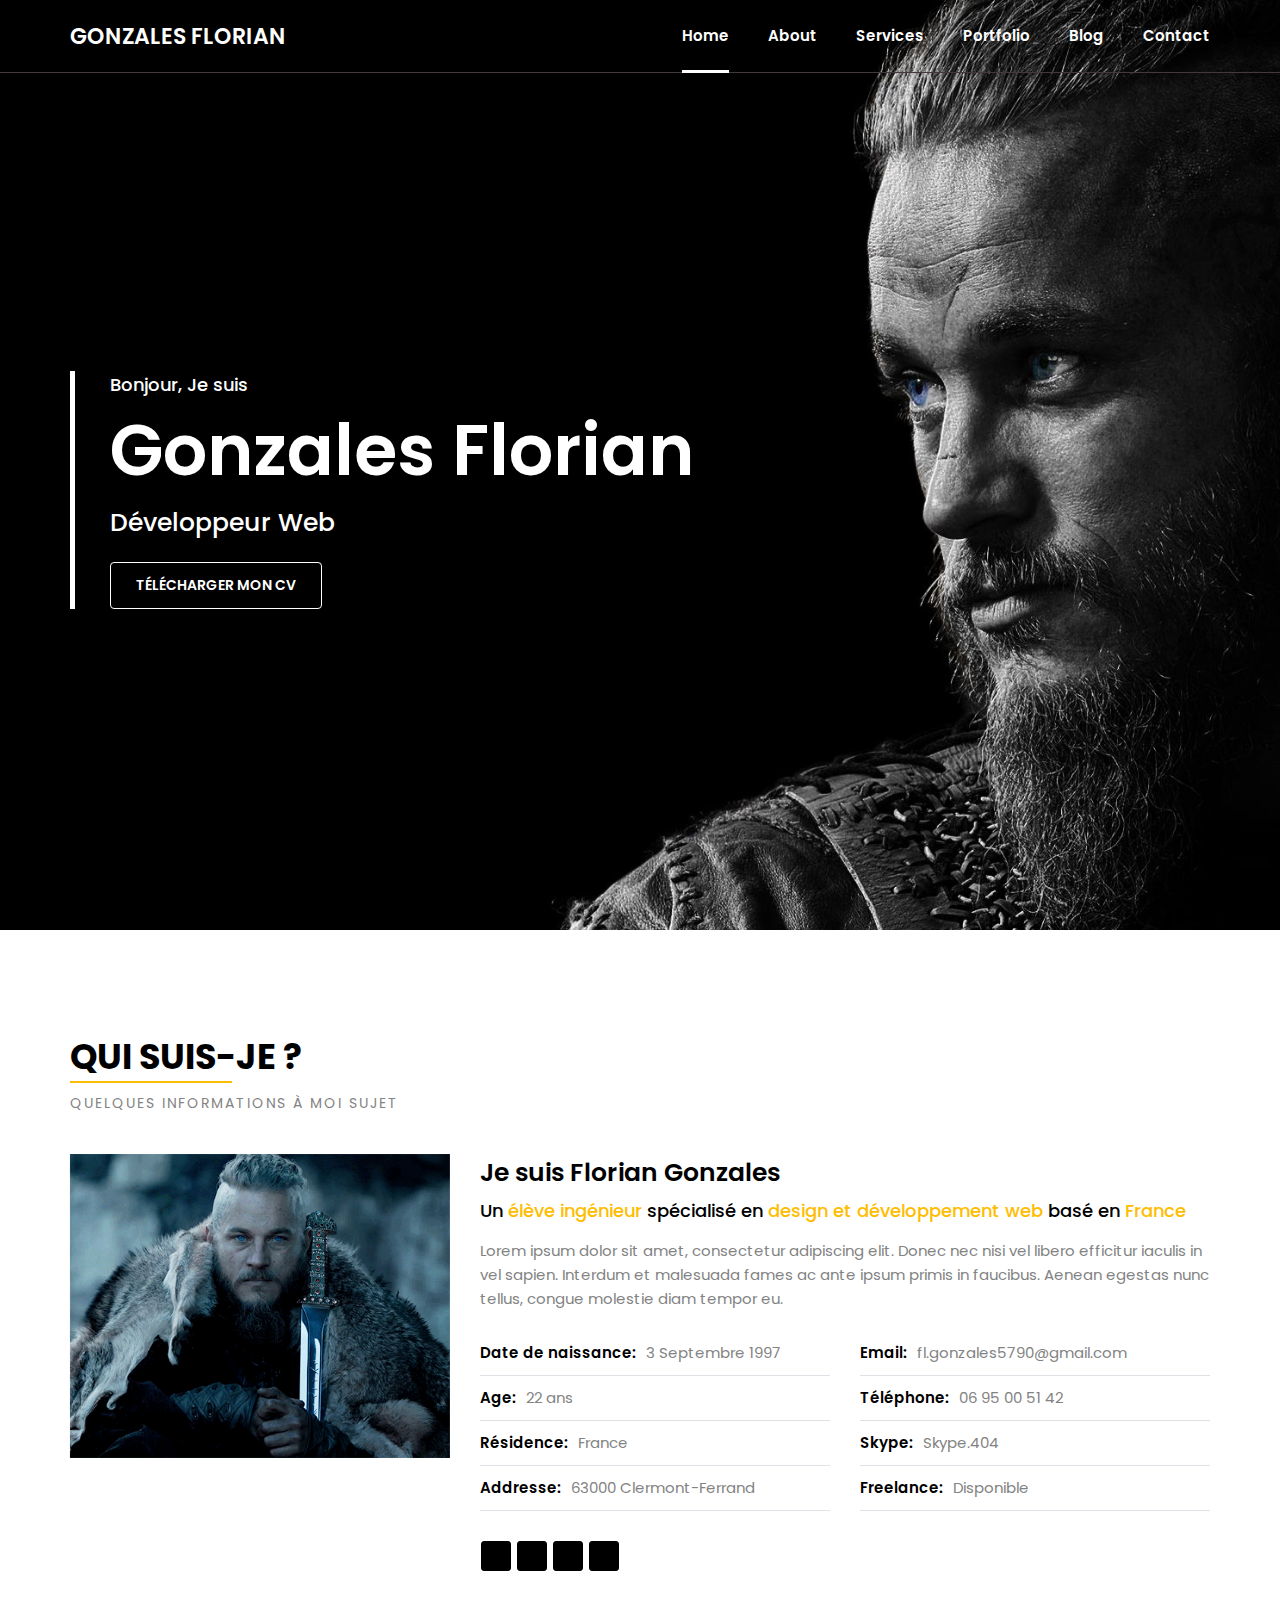
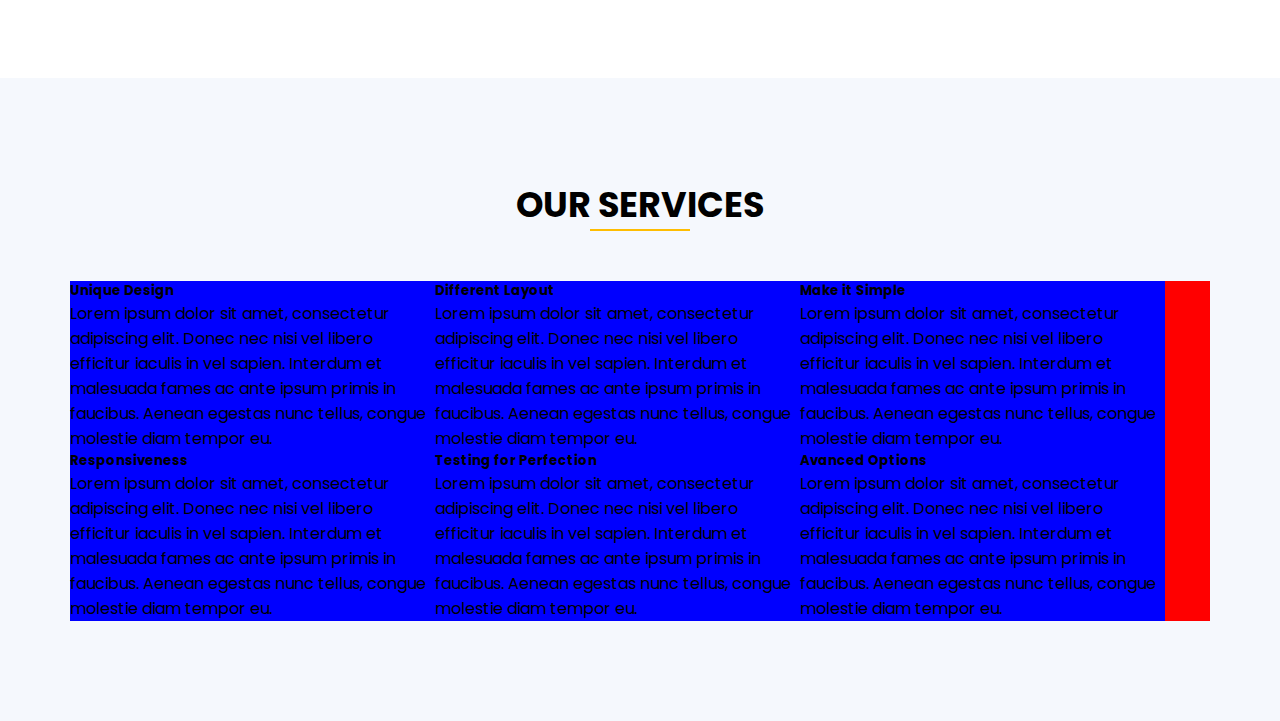
<file: Personal Portfolio/index.html>
<!DOCTYPE html>
<html>
    <head>
        <title>Gonzales Florian, Web Developper</title>
        <meta name="viewport" content="width=device-width, initial-scale=1">
        <link rel="stylesheet" href="style.css">
        <link rel="stylesheet" href="https://pro.fontawesome.com/releases/v5.10.0/css/all.css" integrity="sha384-AYmEC3Yw5cVb3ZcuHtOA93w35dYTsvhLPVnYs9eStHfGJvOvKxVfELGroGkvsg+p" crossorigin="anonymous"/>

    </head>

    <body>
<!--        Start Header-->
        <header>
            <div class="container">
                <div class="row">
                    <div class="brand-name">
                        <a href="" class="logo">Gonzales Florian</a>
                    </div>
                    <div class="navbar">
                        <ul>
                            <li><a href="" class="active">Home</a></li>
                            <li><a href="">About</a></li>
                            <li><a href="">Services</a></li>
                            <li><a href="">Portfolio</a></li>
                            <li><a href="">Blog</a></li>
                            <li><a href="">Contact</a></li>
                        </ul>
                    </div>
                </div>
            </div>
        </header>
<!--    End Header-->

<!--    Start Home-->
        <section class="home">
            <div class="container">
                <div class="row full-screen">
                    <div class="home-content">
                        <div class="block">
                            <h6>Bonjour, Je suis</h6>
                            <h1>Gonzales Florian</h1>
                            <h3>Développeur Web</h3>
                            <div class="cv-btn">
                                <a href="">Télécharger mon CV</a>
                            </div>
                        </div>
                    </div>
                </div>
            </div>
        </section>
<!--    End Home-->

<!--    Start About-->
        <section class="about-me">
            <div class="container">
                <div class="row">
                    <div class="section-title">
                        <h1>Qui suis-je ?</h1>
                        <p class="small text-uppercase">Quelques informations à moi sujet</p>
                    </div>
                </div>
                <div class="row">
                    <div class="about-content">
                        <div class="row">
                            <div class="img">
                                <img src="images/ragnar.gif" alt="about-me">
                            </div>
                            <div class="text">
                                <h4>Je suis Florian Gonzales</h4>
                                <h6>Un <span>élève ingénieur</span> spécialisé en <span> design et développement web</span> basé en <span>France</span></h6>
                                <p>Lorem ipsum dolor sit amet, consectetur adipiscing elit. Donec nec nisi vel libero efficitur iaculis in vel sapien. Interdum et malesuada fames ac ante ipsum primis in faucibus.
                                    Aenean egestas nunc tellus, congue molestie diam tempor eu.</p>
                                <div class="info">
                                    <div class="list">
                                        <label>Date de naissance:</label>
                                        <p>3 Septembre 1997</p>
                                    </div>
                                    <div class="list">
                                        <label>Email:</label>
                                        <p>fl.gonzales5790@gmail.com</p>
                                    </div>
                                    <div class="list">
                                        <label>Age:</label>
                                        <p>22 ans</p>
                                    </div>
                                    <div class="list">
                                        <label>Téléphone:</label>
                                        <p>06 95 00 51 42</p>
                                    </div>
                                    <div class="list">
                                        <label>Résidence:</label>
                                        <p>France</p>
                                    </div>
                                    <div class="list">
                                        <label>Skype:</label>
                                        <p>Skype.404</p>
                                    </div>
                                    <div class="list">
                                        <label>Addresse:</label>
                                        <p>63000 Clermont-Ferrand</p>
                                    </div>
                                    <div class="list">
                                        <label>Freelance:</label>
                                        <p>Disponible</p>
                                    </div>
                                </div>
                                <!--Social links-->
                                <div class="social-links">
                                    <a href=""><i class="fab fa-facebook-f"></i></a>
                                    <a href=""><i class="fab fa-twitter"></i></a>
                                    <a href=""><i class="fab fa-instagram"></i></a>
                                    <a href=""><i class="fab fa-linkedin-in"></i></a>
                                </div>
                            </div>
                        </div>
                    </div>
                </div>
            </div>
        </section>
<!--    End About-->

<!--   Start service-->
        <section class="services">
            <div class="container">
                <div class="row">
                    <div class="section-title text-center">
                        <h1>Our Services</h1>
                    </div>
                </div>
                <div class="row">
                    <div class="service-content">
                        <div class="row">
                            <div class="box">
                                <div class="icon">
                                    <i class="fas fa-laptop"></i>
                                </div>
                                <h5>Unique Design</h5>
                                <p>Lorem ipsum dolor sit amet, consectetur adipiscing elit. Donec nec nisi vel libero efficitur iaculis in vel sapien. Interdum et malesuada fames ac ante ipsum primis in faucibus.
                                    Aenean egestas nunc tellus, congue molestie diam tempor eu.</p>
                            </div>

                            <div class="box">
                                <div class="icon">
                                    <i class="fas fa-columns"></i>
                                </div>
                                <h5>Different Layout</h5>
                                <p>Lorem ipsum dolor sit amet, consectetur adipiscing elit. Donec nec nisi vel libero efficitur iaculis in vel sapien. Interdum et malesuada fames ac ante ipsum primis in faucibus.
                                    Aenean egestas nunc tellus, congue molestie diam tempor eu.</p>
                            </div>

                            <div class="box">
                                <div class="icon">
                                    <i class="fas fa-code"></i>
                                </div>
                                <h5>Make it Simple</h5>
                                <p>Lorem ipsum dolor sit amet, consectetur adipiscing elit. Donec nec nisi vel libero efficitur iaculis in vel sapien. Interdum et malesuada fames ac ante ipsum primis in faucibus.
                                    Aenean egestas nunc tellus, congue molestie diam tempor eu.</p>
                            </div>

                            <div class="box">
                                <div class="icon">
                                    <i class="fas fa-mobile"></i>
                                </div>
                                <h5>Responsiveness</h5>
                                <p>Lorem ipsum dolor sit amet, consectetur adipiscing elit. Donec nec nisi vel libero efficitur iaculis in vel sapien. Interdum et malesuada fames ac ante ipsum primis in faucibus.
                                    Aenean egestas nunc tellus, congue molestie diam tempor eu.</p>
                            </div>

                            <div class="box">
                                <div class="icon">
                                    <i class="fas fa-search"></i>
                                </div>
                                <h5>Testing for Perfection</h5>
                                <p>Lorem ipsum dolor sit amet, consectetur adipiscing elit. Donec nec nisi vel libero efficitur iaculis in vel sapien. Interdum et malesuada fames ac ante ipsum primis in faucibus.
                                    Aenean egestas nunc tellus, congue molestie diam tempor eu.</p>
                            </div>

                            <div class="box">
                                <div class="icon">
                                    <i class="fas fa-cog"></i>
                                </div>
                                <h5>Avanced Options</h5>
                                <p>Lorem ipsum dolor sit amet, consectetur adipiscing elit. Donec nec nisi vel libero efficitur iaculis in vel sapien. Interdum et malesuada fames ac ante ipsum primis in faucibus.
                                    Aenean egestas nunc tellus, congue molestie diam tempor eu.</p>
                            </div>


                        </div>
                    </div>
                </div>
            </div>
        </section>

<!--    End Service-->
    </body>
</html>
</file>
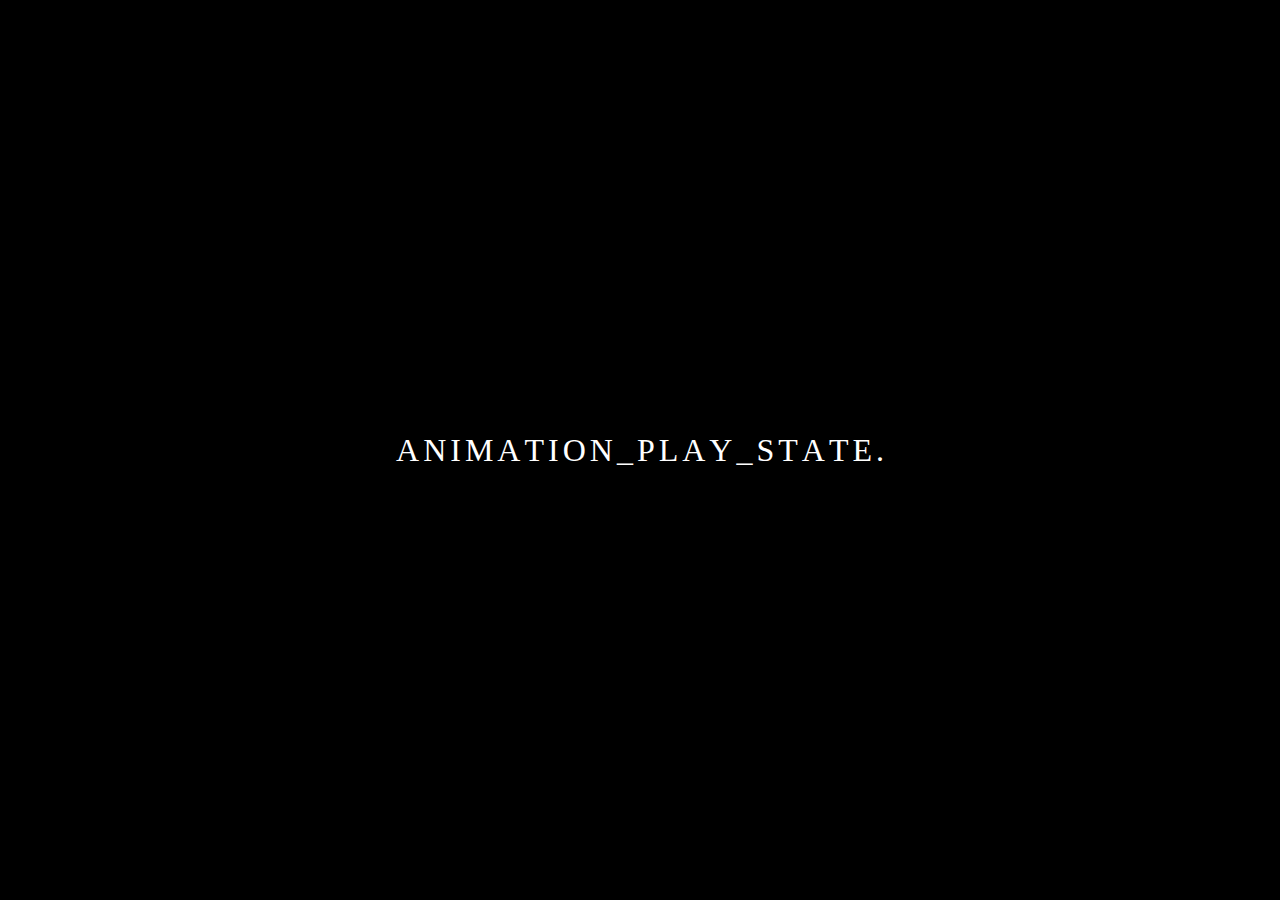
<file: Animated Play State/AnimatedPlayState.html>
<!doctype html>

<html>
    <head>
        <meta charset="utf-8">
        <title>Animation Play State</title>
        <link rel="stylesheet" type="text/css" href="style.css">
    </head>
    <body>
        <div class="loader">
            <span style="--i:1">A</span>
            <span style="--i:2">n</span>
            <span style="--i:3">i</span>
            <span style="--i:4">m</span>
            <span style="--i:5">a</span>
            <span style="--i:6">t</span>
            <span style="--i:7">i</span>
            <span style="--i:8">o</span>
            <span style="--i:9">n</span>
            <span style="--i:10">_</span>
            <span style="--i:11">P</span>
            <span style="--i:12">l</span>
            <span style="--i:13">a</span>
            <span style="--i:14">y</span>
            <span style="--i:15">_</span>
            <span style="--i:16">S</span>
            <span style="--i:17">t</span>
            <span style="--i:18">a</span>
            <span style="--i:19">t</span>
            <span style="--i:20">e</span>
            <span style="--i:21">.</span>
        </div>
    </body>

</html>
</file>
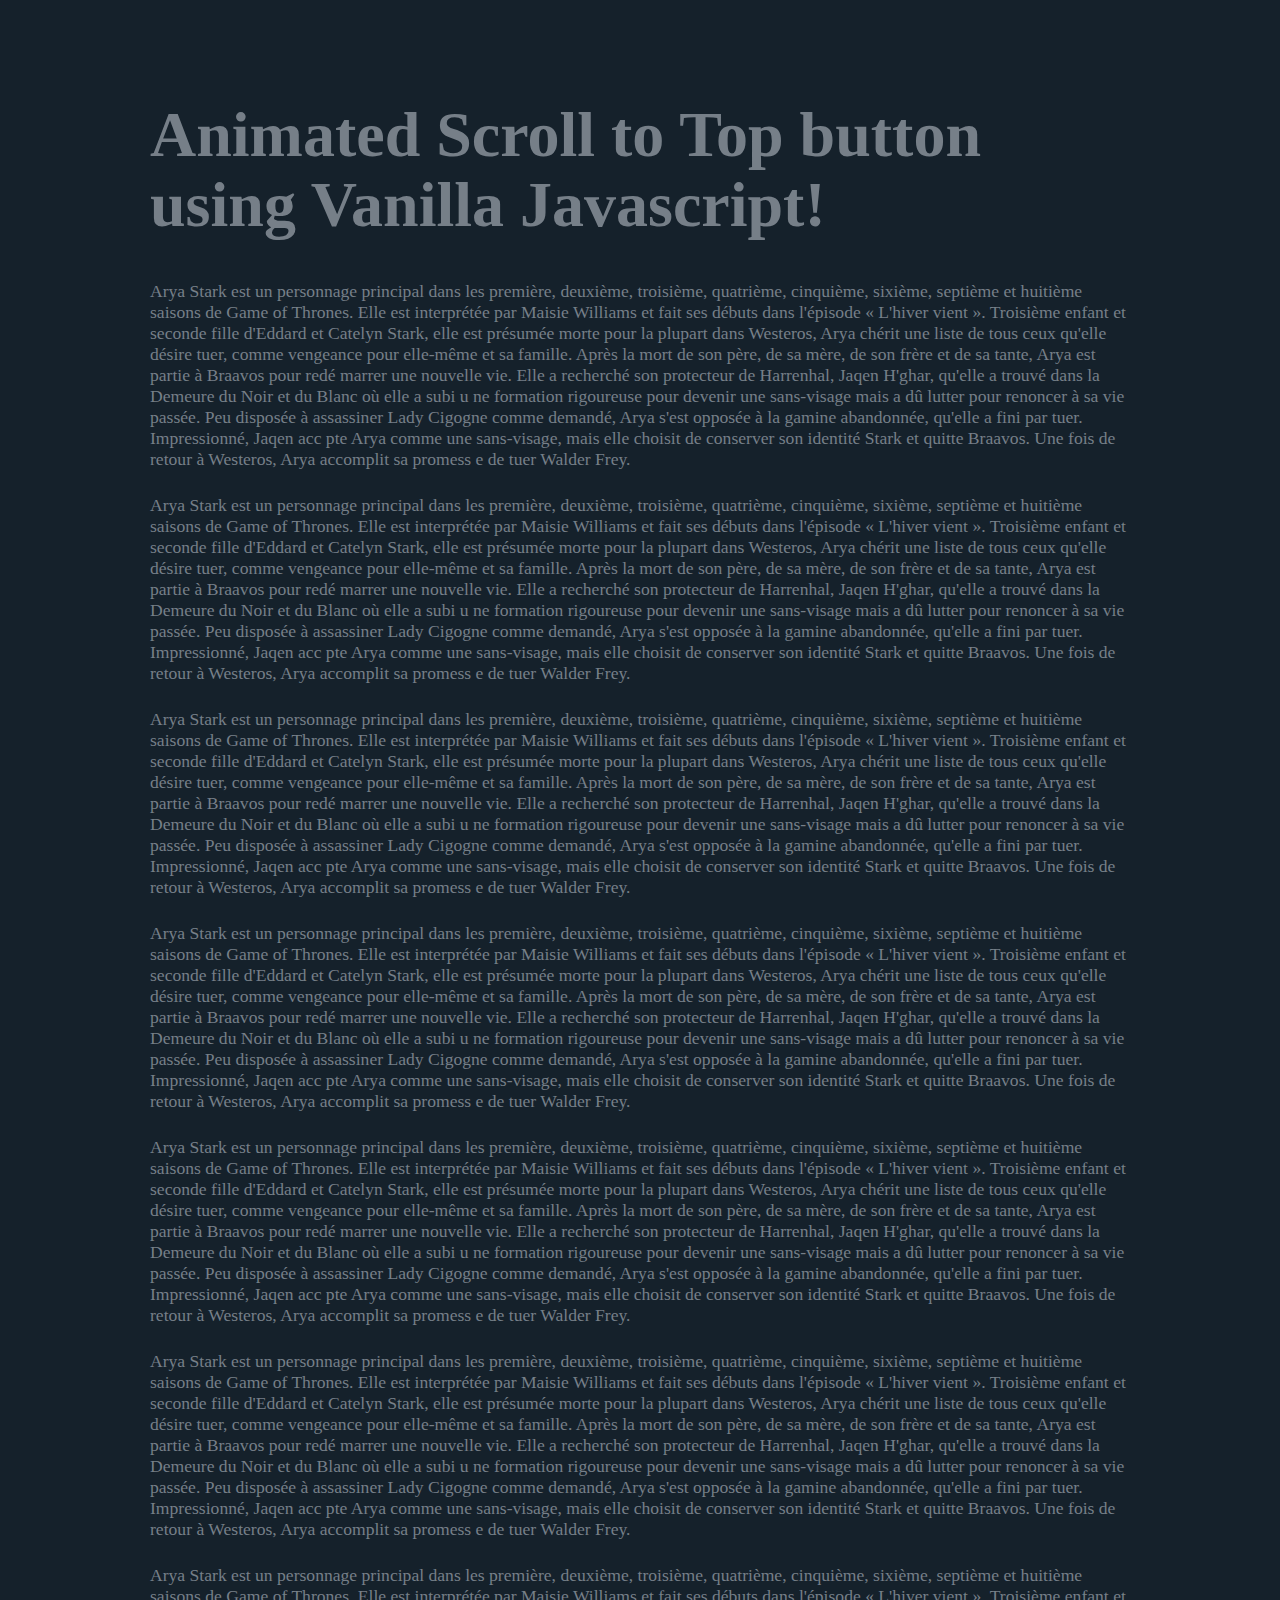
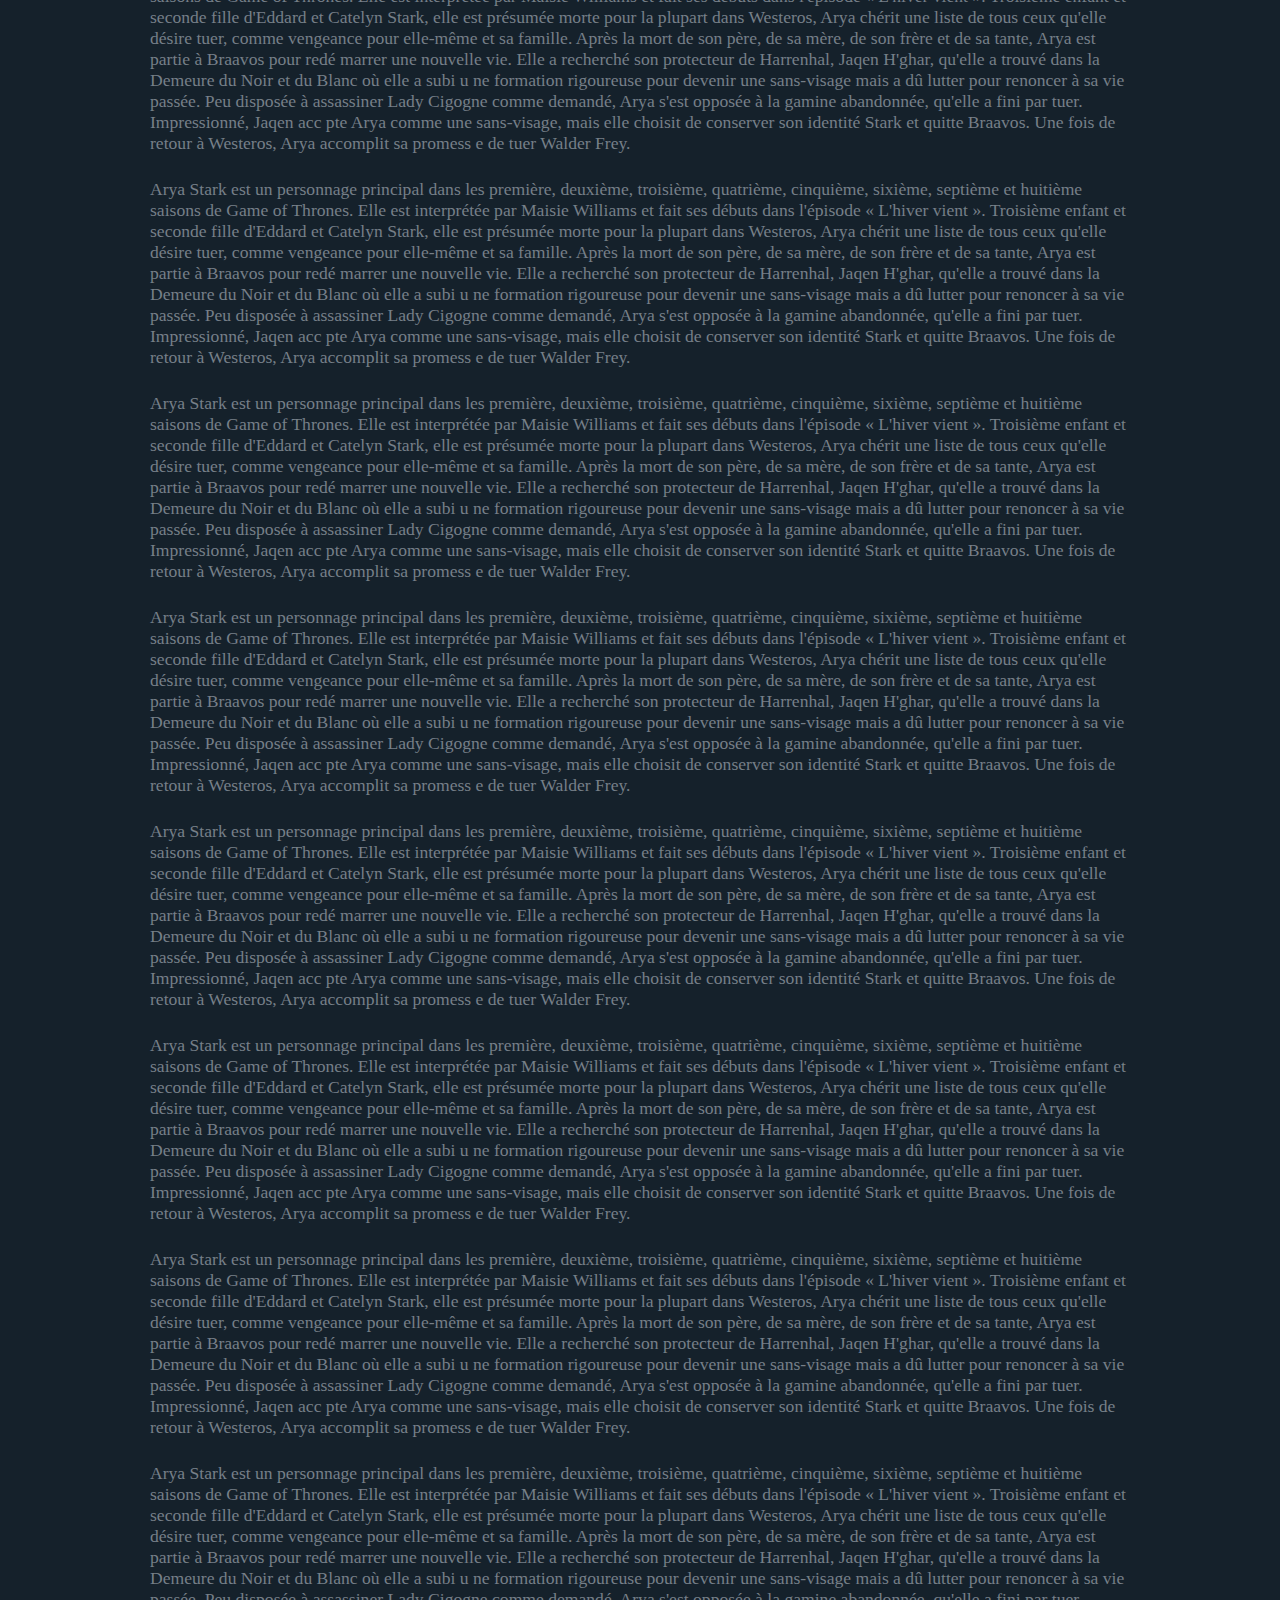
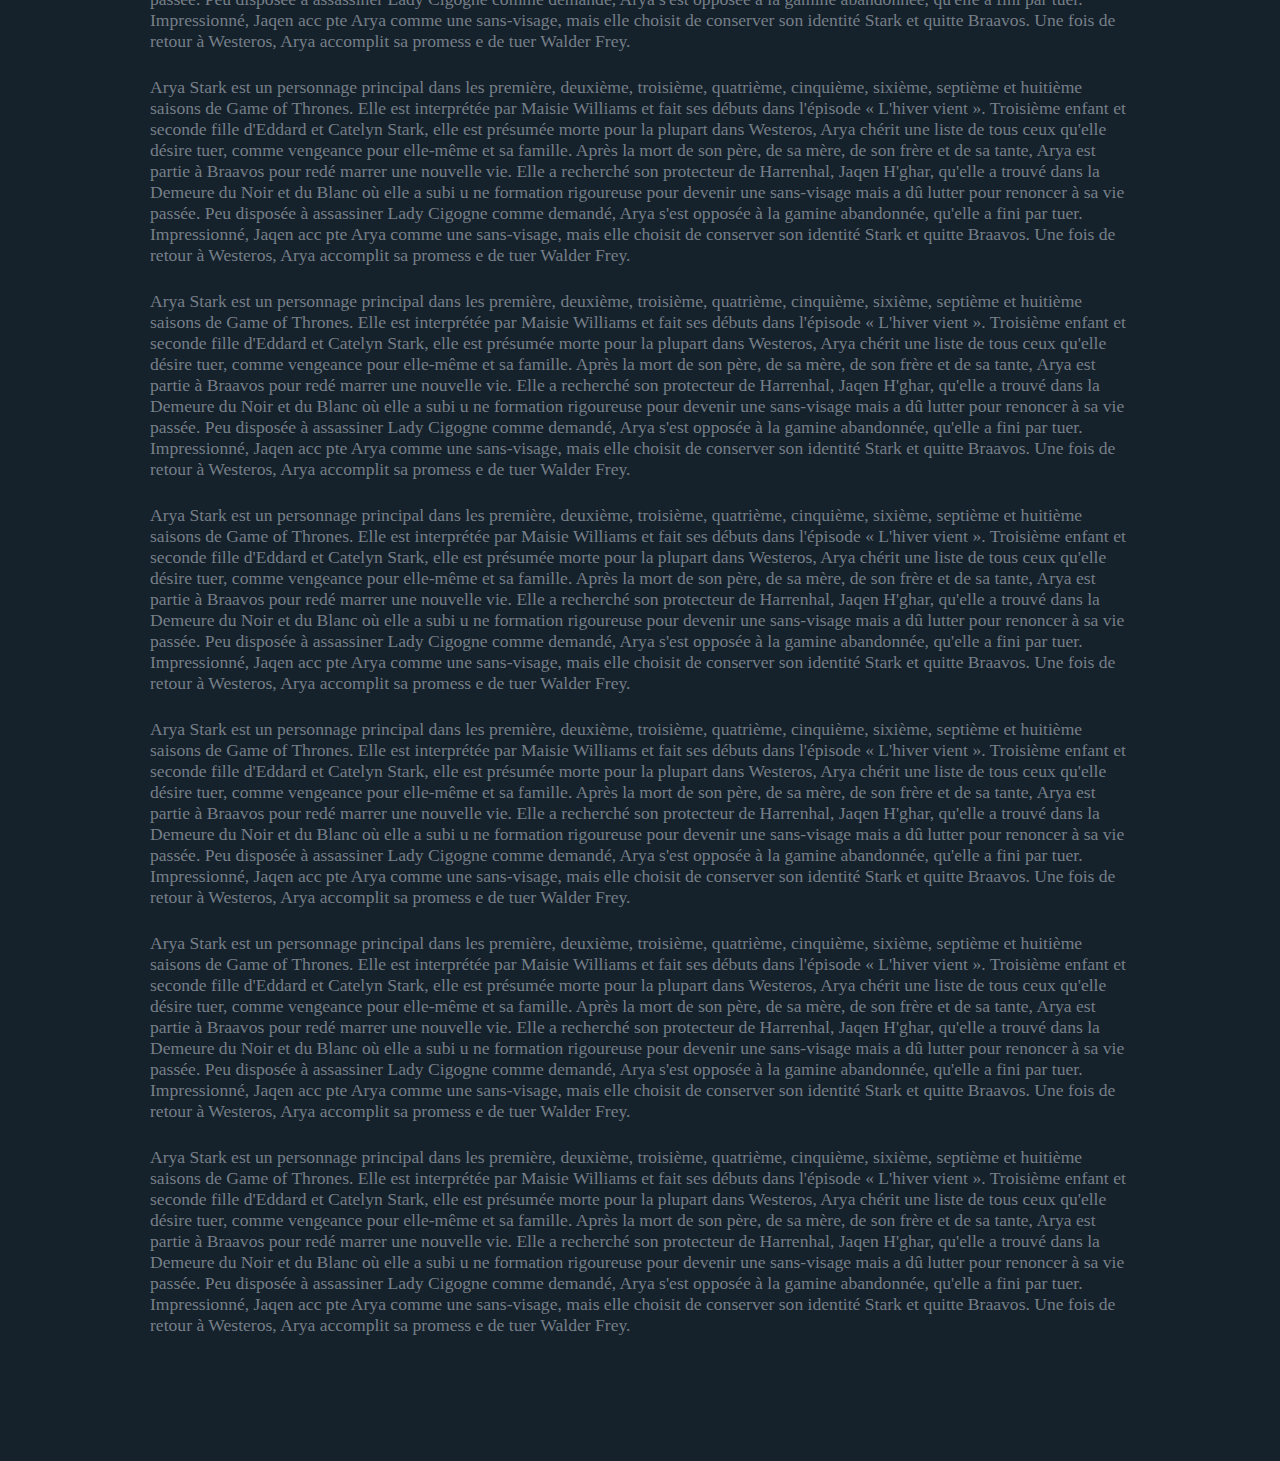
<file: BackToTop/backToTop.html>
<!DOCTYPE html>
<html>
    <head>
        <meta charset="utf-8">
        <title>Back to Top !</title>
        <link rel="stylesheet" href="style.css">
    </head>

    <body>
        <div class="scrollTop" onclick="ScrollToTop()"></div>
        <div class="container">
            <h2>Animated Scroll to Top button using Vanilla Javascript!</h2>
            <p>Arya Stark est un 
                personnage principal dans les première, deuxième, troisième, quatrième, cinquième, sixième, septième et huitième saisons de Game of Thrones. Elle est 
                interprétée par Maisie Williams et fait ses débuts dans l'épisode « L'hiver vient ».
                Troisième enfant et seconde fille d'Eddard et Catelyn Stark, elle est présumée morte pour la plupart dans Westeros, Arya chérit une liste de tous ceux qu'elle désire
                 tuer, comme vengeance pour elle-même et sa famille. Après la mort de son père, de sa mère, de son frère et de sa tante, Arya est partie à Braavos pour redé
                 marrer une nouvelle vie. Elle a recherché son protecteur de Harrenhal, Jaqen H'ghar, qu'elle a trouvé dans la Demeure du Noir et du Blanc où elle a subi u
                 ne formation rigoureuse pour devenir une sans-visage mais a dû lutter pour renoncer à sa vie passée. Peu disposée à assassiner Lady Cigogne comme demandé,
                 Arya s'est opposée à la gamine abandonnée, qu'elle a fini par tuer. Impressionné, Jaqen acc
                pte Arya comme une sans-visage, mais elle choisit de conserver son identité Stark et quitte Braavos. Une fois de retour à Westeros, Arya accomplit sa promess
                e de tuer Walder Frey.
            </p>

            <p>Arya Stark est un 
                personnage principal dans les première, deuxième, troisième, quatrième, cinquième, sixième, septième et huitième saisons de Game of Thrones. Elle est 
                interprétée par Maisie Williams et fait ses débuts dans l'épisode « L'hiver vient ».
                Troisième enfant et seconde fille d'Eddard et Catelyn Stark, elle est présumée morte pour la plupart dans Westeros, Arya chérit une liste de tous ceux qu'elle désire
                 tuer, comme vengeance pour elle-même et sa famille. Après la mort de son père, de sa mère, de son frère et de sa tante, Arya est partie à Braavos pour redé
                 marrer une nouvelle vie. Elle a recherché son protecteur de Harrenhal, Jaqen H'ghar, qu'elle a trouvé dans la Demeure du Noir et du Blanc où elle a subi u
                 ne formation rigoureuse pour devenir une sans-visage mais a dû lutter pour renoncer à sa vie passée. Peu disposée à assassiner Lady Cigogne comme demandé,
                 Arya s'est opposée à la gamine abandonnée, qu'elle a fini par tuer. Impressionné, Jaqen acc
                pte Arya comme une sans-visage, mais elle choisit de conserver son identité Stark et quitte Braavos. Une fois de retour à Westeros, Arya accomplit sa promess
                e de tuer Walder Frey.
            </p>

            <p>Arya Stark est un 
                personnage principal dans les première, deuxième, troisième, quatrième, cinquième, sixième, septième et huitième saisons de Game of Thrones. Elle est 
                interprétée par Maisie Williams et fait ses débuts dans l'épisode « L'hiver vient ».
                Troisième enfant et seconde fille d'Eddard et Catelyn Stark, elle est présumée morte pour la plupart dans Westeros, Arya chérit une liste de tous ceux qu'elle désire
                 tuer, comme vengeance pour elle-même et sa famille. Après la mort de son père, de sa mère, de son frère et de sa tante, Arya est partie à Braavos pour redé
                 marrer une nouvelle vie. Elle a recherché son protecteur de Harrenhal, Jaqen H'ghar, qu'elle a trouvé dans la Demeure du Noir et du Blanc où elle a subi u
                 ne formation rigoureuse pour devenir une sans-visage mais a dû lutter pour renoncer à sa vie passée. Peu disposée à assassiner Lady Cigogne comme demandé,
                 Arya s'est opposée à la gamine abandonnée, qu'elle a fini par tuer. Impressionné, Jaqen acc
                pte Arya comme une sans-visage, mais elle choisit de conserver son identité Stark et quitte Braavos. Une fois de retour à Westeros, Arya accomplit sa promess
                e de tuer Walder Frey.
            </p>

            <p>Arya Stark est un 
                personnage principal dans les première, deuxième, troisième, quatrième, cinquième, sixième, septième et huitième saisons de Game of Thrones. Elle est 
                interprétée par Maisie Williams et fait ses débuts dans l'épisode « L'hiver vient ».
                Troisième enfant et seconde fille d'Eddard et Catelyn Stark, elle est présumée morte pour la plupart dans Westeros, Arya chérit une liste de tous ceux qu'elle désire
                 tuer, comme vengeance pour elle-même et sa famille. Après la mort de son père, de sa mère, de son frère et de sa tante, Arya est partie à Braavos pour redé
                 marrer une nouvelle vie. Elle a recherché son protecteur de Harrenhal, Jaqen H'ghar, qu'elle a trouvé dans la Demeure du Noir et du Blanc où elle a subi u
                 ne formation rigoureuse pour devenir une sans-visage mais a dû lutter pour renoncer à sa vie passée. Peu disposée à assassiner Lady Cigogne comme demandé,
                 Arya s'est opposée à la gamine abandonnée, qu'elle a fini par tuer. Impressionné, Jaqen acc
                pte Arya comme une sans-visage, mais elle choisit de conserver son identité Stark et quitte Braavos. Une fois de retour à Westeros, Arya accomplit sa promess
                e de tuer Walder Frey.
            </p>

            <p>Arya Stark est un 
                personnage principal dans les première, deuxième, troisième, quatrième, cinquième, sixième, septième et huitième saisons de Game of Thrones. Elle est 
                interprétée par Maisie Williams et fait ses débuts dans l'épisode « L'hiver vient ».
                Troisième enfant et seconde fille d'Eddard et Catelyn Stark, elle est présumée morte pour la plupart dans Westeros, Arya chérit une liste de tous ceux qu'elle désire
                 tuer, comme vengeance pour elle-même et sa famille. Après la mort de son père, de sa mère, de son frère et de sa tante, Arya est partie à Braavos pour redé
                 marrer une nouvelle vie. Elle a recherché son protecteur de Harrenhal, Jaqen H'ghar, qu'elle a trouvé dans la Demeure du Noir et du Blanc où elle a subi u
                 ne formation rigoureuse pour devenir une sans-visage mais a dû lutter pour renoncer à sa vie passée. Peu disposée à assassiner Lady Cigogne comme demandé,
                 Arya s'est opposée à la gamine abandonnée, qu'elle a fini par tuer. Impressionné, Jaqen acc
                pte Arya comme une sans-visage, mais elle choisit de conserver son identité Stark et quitte Braavos. Une fois de retour à Westeros, Arya accomplit sa promess
                e de tuer Walder Frey.
            </p>
            <p>Arya Stark est un 
                personnage principal dans les première, deuxième, troisième, quatrième, cinquième, sixième, septième et huitième saisons de Game of Thrones. Elle est 
                interprétée par Maisie Williams et fait ses débuts dans l'épisode « L'hiver vient ».
                Troisième enfant et seconde fille d'Eddard et Catelyn Stark, elle est présumée morte pour la plupart dans Westeros, Arya chérit une liste de tous ceux qu'elle désire
                 tuer, comme vengeance pour elle-même et sa famille. Après la mort de son père, de sa mère, de son frère et de sa tante, Arya est partie à Braavos pour redé
                 marrer une nouvelle vie. Elle a recherché son protecteur de Harrenhal, Jaqen H'ghar, qu'elle a trouvé dans la Demeure du Noir et du Blanc où elle a subi u
                 ne formation rigoureuse pour devenir une sans-visage mais a dû lutter pour renoncer à sa vie passée. Peu disposée à assassiner Lady Cigogne comme demandé,
                 Arya s'est opposée à la gamine abandonnée, qu'elle a fini par tuer. Impressionné, Jaqen acc
                pte Arya comme une sans-visage, mais elle choisit de conserver son identité Stark et quitte Braavos. Une fois de retour à Westeros, Arya accomplit sa promess
                e de tuer Walder Frey.
            </p>

            <p>Arya Stark est un 
                personnage principal dans les première, deuxième, troisième, quatrième, cinquième, sixième, septième et huitième saisons de Game of Thrones. Elle est 
                interprétée par Maisie Williams et fait ses débuts dans l'épisode « L'hiver vient ».
                Troisième enfant et seconde fille d'Eddard et Catelyn Stark, elle est présumée morte pour la plupart dans Westeros, Arya chérit une liste de tous ceux qu'elle désire
                 tuer, comme vengeance pour elle-même et sa famille. Après la mort de son père, de sa mère, de son frère et de sa tante, Arya est partie à Braavos pour redé
                 marrer une nouvelle vie. Elle a recherché son protecteur de Harrenhal, Jaqen H'ghar, qu'elle a trouvé dans la Demeure du Noir et du Blanc où elle a subi u
                 ne formation rigoureuse pour devenir une sans-visage mais a dû lutter pour renoncer à sa vie passée. Peu disposée à assassiner Lady Cigogne comme demandé,
                 Arya s'est opposée à la gamine abandonnée, qu'elle a fini par tuer. Impressionné, Jaqen acc
                pte Arya comme une sans-visage, mais elle choisit de conserver son identité Stark et quitte Braavos. Une fois de retour à Westeros, Arya accomplit sa promess
                e de tuer Walder Frey.
            </p>

            <p>Arya Stark est un 
                personnage principal dans les première, deuxième, troisième, quatrième, cinquième, sixième, septième et huitième saisons de Game of Thrones. Elle est 
                interprétée par Maisie Williams et fait ses débuts dans l'épisode « L'hiver vient ».
                Troisième enfant et seconde fille d'Eddard et Catelyn Stark, elle est présumée morte pour la plupart dans Westeros, Arya chérit une liste de tous ceux qu'elle désire
                 tuer, comme vengeance pour elle-même et sa famille. Après la mort de son père, de sa mère, de son frère et de sa tante, Arya est partie à Braavos pour redé
                 marrer une nouvelle vie. Elle a recherché son protecteur de Harrenhal, Jaqen H'ghar, qu'elle a trouvé dans la Demeure du Noir et du Blanc où elle a subi u
                 ne formation rigoureuse pour devenir une sans-visage mais a dû lutter pour renoncer à sa vie passée. Peu disposée à assassiner Lady Cigogne comme demandé,
                 Arya s'est opposée à la gamine abandonnée, qu'elle a fini par tuer. Impressionné, Jaqen acc
                pte Arya comme une sans-visage, mais elle choisit de conserver son identité Stark et quitte Braavos. Une fois de retour à Westeros, Arya accomplit sa promess
                e de tuer Walder Frey.
            </p>

            <p>Arya Stark est un 
                personnage principal dans les première, deuxième, troisième, quatrième, cinquième, sixième, septième et huitième saisons de Game of Thrones. Elle est 
                interprétée par Maisie Williams et fait ses débuts dans l'épisode « L'hiver vient ».
                Troisième enfant et seconde fille d'Eddard et Catelyn Stark, elle est présumée morte pour la plupart dans Westeros, Arya chérit une liste de tous ceux qu'elle désire
                 tuer, comme vengeance pour elle-même et sa famille. Après la mort de son père, de sa mère, de son frère et de sa tante, Arya est partie à Braavos pour redé
                 marrer une nouvelle vie. Elle a recherché son protecteur de Harrenhal, Jaqen H'ghar, qu'elle a trouvé dans la Demeure du Noir et du Blanc où elle a subi u
                 ne formation rigoureuse pour devenir une sans-visage mais a dû lutter pour renoncer à sa vie passée. Peu disposée à assassiner Lady Cigogne comme demandé,
                 Arya s'est opposée à la gamine abandonnée, qu'elle a fini par tuer. Impressionné, Jaqen acc
                pte Arya comme une sans-visage, mais elle choisit de conserver son identité Stark et quitte Braavos. Une fois de retour à Westeros, Arya accomplit sa promess
                e de tuer Walder Frey.
            </p>

            <p>Arya Stark est un 
                personnage principal dans les première, deuxième, troisième, quatrième, cinquième, sixième, septième et huitième saisons de Game of Thrones. Elle est 
                interprétée par Maisie Williams et fait ses débuts dans l'épisode « L'hiver vient ».
                Troisième enfant et seconde fille d'Eddard et Catelyn Stark, elle est présumée morte pour la plupart dans Westeros, Arya chérit une liste de tous ceux qu'elle désire
                 tuer, comme vengeance pour elle-même et sa famille. Après la mort de son père, de sa mère, de son frère et de sa tante, Arya est partie à Braavos pour redé
                 marrer une nouvelle vie. Elle a recherché son protecteur de Harrenhal, Jaqen H'ghar, qu'elle a trouvé dans la Demeure du Noir et du Blanc où elle a subi u
                 ne formation rigoureuse pour devenir une sans-visage mais a dû lutter pour renoncer à sa vie passée. Peu disposée à assassiner Lady Cigogne comme demandé,
                 Arya s'est opposée à la gamine abandonnée, qu'elle a fini par tuer. Impressionné, Jaqen acc
                pte Arya comme une sans-visage, mais elle choisit de conserver son identité Stark et quitte Braavos. Une fois de retour à Westeros, Arya accomplit sa promess
                e de tuer Walder Frey.
            </p>
            <p>Arya Stark est un 
                personnage principal dans les première, deuxième, troisième, quatrième, cinquième, sixième, septième et huitième saisons de Game of Thrones. Elle est 
                interprétée par Maisie Williams et fait ses débuts dans l'épisode « L'hiver vient ».
                Troisième enfant et seconde fille d'Eddard et Catelyn Stark, elle est présumée morte pour la plupart dans Westeros, Arya chérit une liste de tous ceux qu'elle désire
                 tuer, comme vengeance pour elle-même et sa famille. Après la mort de son père, de sa mère, de son frère et de sa tante, Arya est partie à Braavos pour redé
                 marrer une nouvelle vie. Elle a recherché son protecteur de Harrenhal, Jaqen H'ghar, qu'elle a trouvé dans la Demeure du Noir et du Blanc où elle a subi u
                 ne formation rigoureuse pour devenir une sans-visage mais a dû lutter pour renoncer à sa vie passée. Peu disposée à assassiner Lady Cigogne comme demandé,
                 Arya s'est opposée à la gamine abandonnée, qu'elle a fini par tuer. Impressionné, Jaqen acc
                pte Arya comme une sans-visage, mais elle choisit de conserver son identité Stark et quitte Braavos. Une fois de retour à Westeros, Arya accomplit sa promess
                e de tuer Walder Frey.
            </p>

            <p>Arya Stark est un 
                personnage principal dans les première, deuxième, troisième, quatrième, cinquième, sixième, septième et huitième saisons de Game of Thrones. Elle est 
                interprétée par Maisie Williams et fait ses débuts dans l'épisode « L'hiver vient ».
                Troisième enfant et seconde fille d'Eddard et Catelyn Stark, elle est présumée morte pour la plupart dans Westeros, Arya chérit une liste de tous ceux qu'elle désire
                 tuer, comme vengeance pour elle-même et sa famille. Après la mort de son père, de sa mère, de son frère et de sa tante, Arya est partie à Braavos pour redé
                 marrer une nouvelle vie. Elle a recherché son protecteur de Harrenhal, Jaqen H'ghar, qu'elle a trouvé dans la Demeure du Noir et du Blanc où elle a subi u
                 ne formation rigoureuse pour devenir une sans-visage mais a dû lutter pour renoncer à sa vie passée. Peu disposée à assassiner Lady Cigogne comme demandé,
                 Arya s'est opposée à la gamine abandonnée, qu'elle a fini par tuer. Impressionné, Jaqen acc
                pte Arya comme une sans-visage, mais elle choisit de conserver son identité Stark et quitte Braavos. Une fois de retour à Westeros, Arya accomplit sa promess
                e de tuer Walder Frey.
            </p>

            <p>Arya Stark est un 
                personnage principal dans les première, deuxième, troisième, quatrième, cinquième, sixième, septième et huitième saisons de Game of Thrones. Elle est 
                interprétée par Maisie Williams et fait ses débuts dans l'épisode « L'hiver vient ».
                Troisième enfant et seconde fille d'Eddard et Catelyn Stark, elle est présumée morte pour la plupart dans Westeros, Arya chérit une liste de tous ceux qu'elle désire
                 tuer, comme vengeance pour elle-même et sa famille. Après la mort de son père, de sa mère, de son frère et de sa tante, Arya est partie à Braavos pour redé
                 marrer une nouvelle vie. Elle a recherché son protecteur de Harrenhal, Jaqen H'ghar, qu'elle a trouvé dans la Demeure du Noir et du Blanc où elle a subi u
                 ne formation rigoureuse pour devenir une sans-visage mais a dû lutter pour renoncer à sa vie passée. Peu disposée à assassiner Lady Cigogne comme demandé,
                 Arya s'est opposée à la gamine abandonnée, qu'elle a fini par tuer. Impressionné, Jaqen acc
                pte Arya comme une sans-visage, mais elle choisit de conserver son identité Stark et quitte Braavos. Une fois de retour à Westeros, Arya accomplit sa promess
                e de tuer Walder Frey.
            </p>

            <p>Arya Stark est un 
                personnage principal dans les première, deuxième, troisième, quatrième, cinquième, sixième, septième et huitième saisons de Game of Thrones. Elle est 
                interprétée par Maisie Williams et fait ses débuts dans l'épisode « L'hiver vient ».
                Troisième enfant et seconde fille d'Eddard et Catelyn Stark, elle est présumée morte pour la plupart dans Westeros, Arya chérit une liste de tous ceux qu'elle désire
                 tuer, comme vengeance pour elle-même et sa famille. Après la mort de son père, de sa mère, de son frère et de sa tante, Arya est partie à Braavos pour redé
                 marrer une nouvelle vie. Elle a recherché son protecteur de Harrenhal, Jaqen H'ghar, qu'elle a trouvé dans la Demeure du Noir et du Blanc où elle a subi u
                 ne formation rigoureuse pour devenir une sans-visage mais a dû lutter pour renoncer à sa vie passée. Peu disposée à assassiner Lady Cigogne comme demandé,
                 Arya s'est opposée à la gamine abandonnée, qu'elle a fini par tuer. Impressionné, Jaqen acc
                pte Arya comme une sans-visage, mais elle choisit de conserver son identité Stark et quitte Braavos. Une fois de retour à Westeros, Arya accomplit sa promess
                e de tuer Walder Frey.
            </p>

            <p>Arya Stark est un 
                personnage principal dans les première, deuxième, troisième, quatrième, cinquième, sixième, septième et huitième saisons de Game of Thrones. Elle est 
                interprétée par Maisie Williams et fait ses débuts dans l'épisode « L'hiver vient ».
                Troisième enfant et seconde fille d'Eddard et Catelyn Stark, elle est présumée morte pour la plupart dans Westeros, Arya chérit une liste de tous ceux qu'elle désire
                 tuer, comme vengeance pour elle-même et sa famille. Après la mort de son père, de sa mère, de son frère et de sa tante, Arya est partie à Braavos pour redé
                 marrer une nouvelle vie. Elle a recherché son protecteur de Harrenhal, Jaqen H'ghar, qu'elle a trouvé dans la Demeure du Noir et du Blanc où elle a subi u
                 ne formation rigoureuse pour devenir une sans-visage mais a dû lutter pour renoncer à sa vie passée. Peu disposée à assassiner Lady Cigogne comme demandé,
                 Arya s'est opposée à la gamine abandonnée, qu'elle a fini par tuer. Impressionné, Jaqen acc
                pte Arya comme une sans-visage, mais elle choisit de conserver son identité Stark et quitte Braavos. Une fois de retour à Westeros, Arya accomplit sa promess
                e de tuer Walder Frey.
            </p>
            <p>Arya Stark est un 
                personnage principal dans les première, deuxième, troisième, quatrième, cinquième, sixième, septième et huitième saisons de Game of Thrones. Elle est 
                interprétée par Maisie Williams et fait ses débuts dans l'épisode « L'hiver vient ».
                Troisième enfant et seconde fille d'Eddard et Catelyn Stark, elle est présumée morte pour la plupart dans Westeros, Arya chérit une liste de tous ceux qu'elle désire
                 tuer, comme vengeance pour elle-même et sa famille. Après la mort de son père, de sa mère, de son frère et de sa tante, Arya est partie à Braavos pour redé
                 marrer une nouvelle vie. Elle a recherché son protecteur de Harrenhal, Jaqen H'ghar, qu'elle a trouvé dans la Demeure du Noir et du Blanc où elle a subi u
                 ne formation rigoureuse pour devenir une sans-visage mais a dû lutter pour renoncer à sa vie passée. Peu disposée à assassiner Lady Cigogne comme demandé,
                 Arya s'est opposée à la gamine abandonnée, qu'elle a fini par tuer. Impressionné, Jaqen acc
                pte Arya comme une sans-visage, mais elle choisit de conserver son identité Stark et quitte Braavos. Une fois de retour à Westeros, Arya accomplit sa promess
                e de tuer Walder Frey.
            </p>

            <p>Arya Stark est un 
                personnage principal dans les première, deuxième, troisième, quatrième, cinquième, sixième, septième et huitième saisons de Game of Thrones. Elle est 
                interprétée par Maisie Williams et fait ses débuts dans l'épisode « L'hiver vient ».
                Troisième enfant et seconde fille d'Eddard et Catelyn Stark, elle est présumée morte pour la plupart dans Westeros, Arya chérit une liste de tous ceux qu'elle désire
                 tuer, comme vengeance pour elle-même et sa famille. Après la mort de son père, de sa mère, de son frère et de sa tante, Arya est partie à Braavos pour redé
                 marrer une nouvelle vie. Elle a recherché son protecteur de Harrenhal, Jaqen H'ghar, qu'elle a trouvé dans la Demeure du Noir et du Blanc où elle a subi u
                 ne formation rigoureuse pour devenir une sans-visage mais a dû lutter pour renoncer à sa vie passée. Peu disposée à assassiner Lady Cigogne comme demandé,
                 Arya s'est opposée à la gamine abandonnée, qu'elle a fini par tuer. Impressionné, Jaqen acc
                pte Arya comme une sans-visage, mais elle choisit de conserver son identité Stark et quitte Braavos. Une fois de retour à Westeros, Arya accomplit sa promess
                e de tuer Walder Frey.
            </p>

            <p>Arya Stark est un 
                personnage principal dans les première, deuxième, troisième, quatrième, cinquième, sixième, septième et huitième saisons de Game of Thrones. Elle est 
                interprétée par Maisie Williams et fait ses débuts dans l'épisode « L'hiver vient ».
                Troisième enfant et seconde fille d'Eddard et Catelyn Stark, elle est présumée morte pour la plupart dans Westeros, Arya chérit une liste de tous ceux qu'elle désire
                 tuer, comme vengeance pour elle-même et sa famille. Après la mort de son père, de sa mère, de son frère et de sa tante, Arya est partie à Braavos pour redé
                 marrer une nouvelle vie. Elle a recherché son protecteur de Harrenhal, Jaqen H'ghar, qu'elle a trouvé dans la Demeure du Noir et du Blanc où elle a subi u
                 ne formation rigoureuse pour devenir une sans-visage mais a dû lutter pour renoncer à sa vie passée. Peu disposée à assassiner Lady Cigogne comme demandé,
                 Arya s'est opposée à la gamine abandonnée, qu'elle a fini par tuer. Impressionné, Jaqen acc
                pte Arya comme une sans-visage, mais elle choisit de conserver son identité Stark et quitte Braavos. Une fois de retour à Westeros, Arya accomplit sa promess
                e de tuer Walder Frey.
            </p>

            <p>Arya Stark est un 
                personnage principal dans les première, deuxième, troisième, quatrième, cinquième, sixième, septième et huitième saisons de Game of Thrones. Elle est 
                interprétée par Maisie Williams et fait ses débuts dans l'épisode « L'hiver vient ».
                Troisième enfant et seconde fille d'Eddard et Catelyn Stark, elle est présumée morte pour la plupart dans Westeros, Arya chérit une liste de tous ceux qu'elle désire
                 tuer, comme vengeance pour elle-même et sa famille. Après la mort de son père, de sa mère, de son frère et de sa tante, Arya est partie à Braavos pour redé
                 marrer une nouvelle vie. Elle a recherché son protecteur de Harrenhal, Jaqen H'ghar, qu'elle a trouvé dans la Demeure du Noir et du Blanc où elle a subi u
                 ne formation rigoureuse pour devenir une sans-visage mais a dû lutter pour renoncer à sa vie passée. Peu disposée à assassiner Lady Cigogne comme demandé,
                 Arya s'est opposée à la gamine abandonnée, qu'elle a fini par tuer. Impressionné, Jaqen acc
                pte Arya comme une sans-visage, mais elle choisit de conserver son identité Stark et quitte Braavos. Une fois de retour à Westeros, Arya accomplit sa promess
                e de tuer Walder Frey.
            </p>

            <p>Arya Stark est un 
                personnage principal dans les première, deuxième, troisième, quatrième, cinquième, sixième, septième et huitième saisons de Game of Thrones. Elle est 
                interprétée par Maisie Williams et fait ses débuts dans l'épisode « L'hiver vient ».
                Troisième enfant et seconde fille d'Eddard et Catelyn Stark, elle est présumée morte pour la plupart dans Westeros, Arya chérit une liste de tous ceux qu'elle désire
                 tuer, comme vengeance pour elle-même et sa famille. Après la mort de son père, de sa mère, de son frère et de sa tante, Arya est partie à Braavos pour redé
                 marrer une nouvelle vie. Elle a recherché son protecteur de Harrenhal, Jaqen H'ghar, qu'elle a trouvé dans la Demeure du Noir et du Blanc où elle a subi u
                 ne formation rigoureuse pour devenir une sans-visage mais a dû lutter pour renoncer à sa vie passée. Peu disposée à assassiner Lady Cigogne comme demandé,
                 Arya s'est opposée à la gamine abandonnée, qu'elle a fini par tuer. Impressionné, Jaqen acc
                pte Arya comme une sans-visage, mais elle choisit de conserver son identité Stark et quitte Braavos. Une fois de retour à Westeros, Arya accomplit sa promess
                e de tuer Walder Frey.
            </p>
        </div>

        <script type="text/javascript">
            window.addEventListener('scroll', function(){
                var scroll = document.querySelector('.scrollTop');
                scroll.classList.toggle("active", window.scrollY > 500)
            })

            function ScrollToTop(){
                window.scrollTo({
                    top: 0,
                    behavior: "smooth"
                })
            }
        </script>
    </body>
</html>
</file>
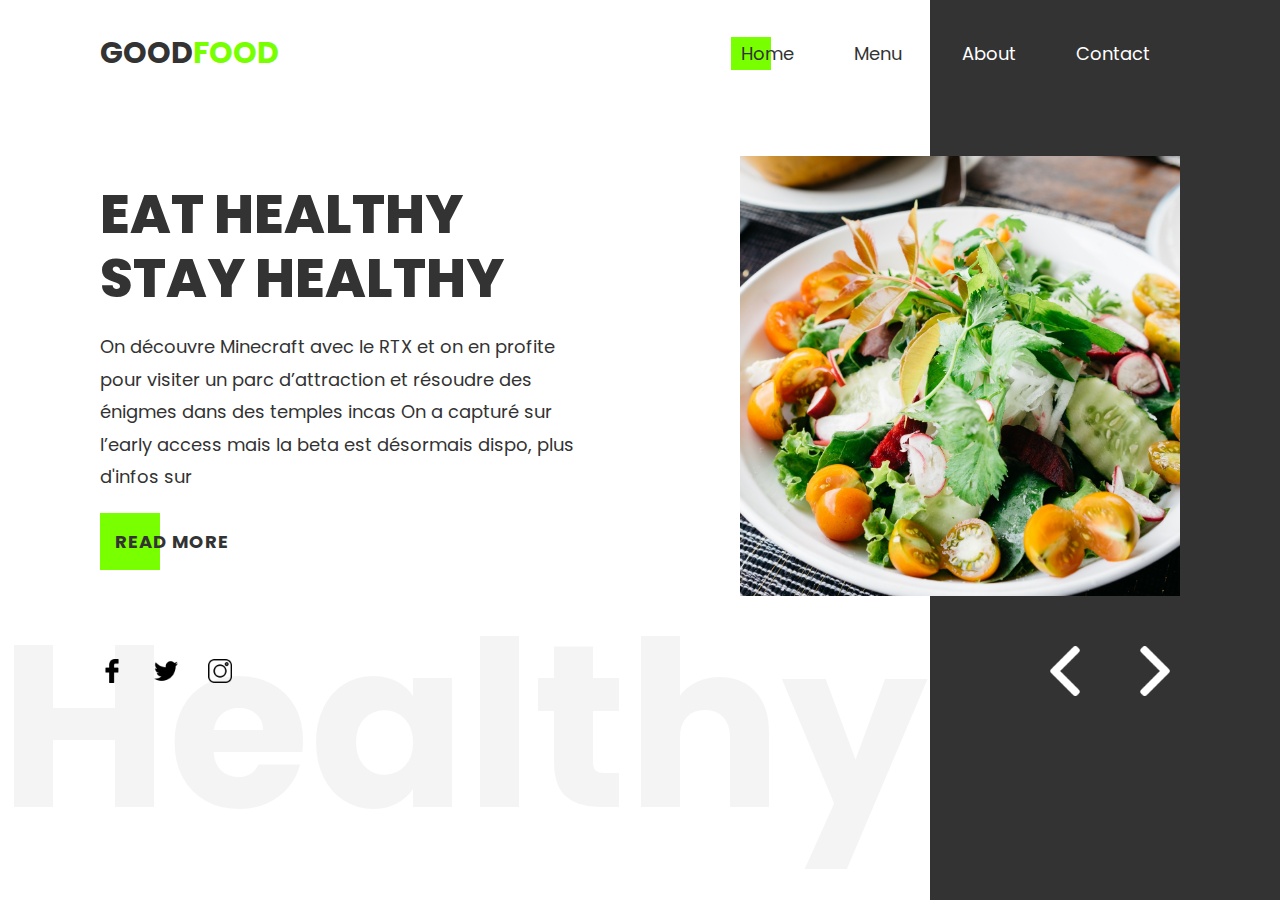
<file: GreenFood/greenFood.html>
<!doctype html>
<html>
    <head>
        <meta charset="utf-8">
        <title>GreenFood</title>
        <link rel="stylesheet" type="text/css" href="style.css">
    </head>
    <body>
        <div class="container">
            <header id="navbar">
                <a class="logo" href="#">Good<span>Food</span></a>
                <ul>
                    <li><a href="#" class="active">Home</a></li>
                    <li><a href="#">Menu</a></li>
                    <li><a href="#">About</a></li>
                    <li><a href="#">Contact</a></li>
                </ul>
                <span class="menuIcon" onclick="menuToogle();"></span>
            </header>
            <div class="content">
                <div class="bannerText" id="slideshowText">
                    <div class="active">
                        <h2>EAT Healthy<br>
                            Stay Healthy</h2>
                        <p>On découvre Minecraft avec le RTX et on en profite pour visiter un parc d’attraction et résoudre des énigmes dans des temples incas
                            On a capturé sur l’early access mais la beta est désormais dispo, plus d'infos sur </p>
                        <a href="#">Read More</a>
                    </div>
                    <div>
                        <h2>EAT Your<br>
                            Veggies</h2>
                        <p>Merci à MSI, Nvidia Geforce France et Microsoft de nous avoir donné cette exclusivité
                            On a capturé sur l’early access mais la beta est désormais dispo, plus d'infos sur </p>
                        <a href="#">Read More</a>
                    </div>
                    <div>
                        <h2>Good Food<br>
                            Good Mood</h2>
                        <p>On découvre Minecraft avec le RTX et on en profite pour visiter un parc d’attraction et résoudre des énigmes dans des temples incas
                            Merci à MSI, Nvidia Geforce France et Microsoft de nous avoir donné cette exclusivité</p>
                        <a href="#">Read More</a>
                    </div>
                </div>
                <div class="bannerImage" id="slideshow">
                    <img src="vegetable-salad-on-white-plate-2862154.jpg" class="active">
                    <img src="sliced-tomato-and-avocado-on-white-plate-1143754.jpg">
                    <img src="appetizer-close-up-cuisine-delicious-434258.jpg">
                </div>
            </div>
            <div class="icons">
                <ul class="sci">
                    <li><a href="#"><img src="facebook-logo.png"></a></li>
                    <li><a href="#"><img src="twitter.png"></a></li>
                    <li><a href="#"><img src="instagram.png"></a></li>
                </ul>
                <ul class="controls">
                    <li><a href="#"><img src="left.png" onclick="prevSlide();prevSlideText();"></a></li>
                    <li><a href="#"><img src="right.png" onclick="nextSlide();nextSlideText();"></a></li>
                </ul>
            </div>
        </div>
        <script type="text/javascript">
            var slideshow = document.getElementById('slideshow');
            var slides = slideshow.getElementsByTagName('img');
            var index = 0;

            function nextSlide() {
                slides[index].classList.remove('active');
                index = (index + 1) % slides.length;
                slides[index].classList.add('active');
            }

            function prevSlide() {
                slides[index].classList.remove('active');
                index = (index - 1 + slides.length) % slides.length;
                slides[index].classList.add('active');
            }

            var slideshowText = document.getElementById('slideshowText');
            var slidesText = slideshowText.getElementsByTagName('div');
            var i = 0;

            function nextSlideText() {
                slidesText[i].classList.remove('active');
                i = (i + 1) % slidesText.length;
                slidesText[i].classList.add('active');
            }

            function prevSlideText() {
                slidesText[i].classList.remove('active');
                i = (i - 1 + slidesText.length) % slidesText.length;
                slidesText[i].classList.add('active');
            }

            function menuToogle() {
                var nav = document.getElementById('navbar');
                nav.classList.toggle('active');
            }
        </script>
    </body>
</html>
</file>
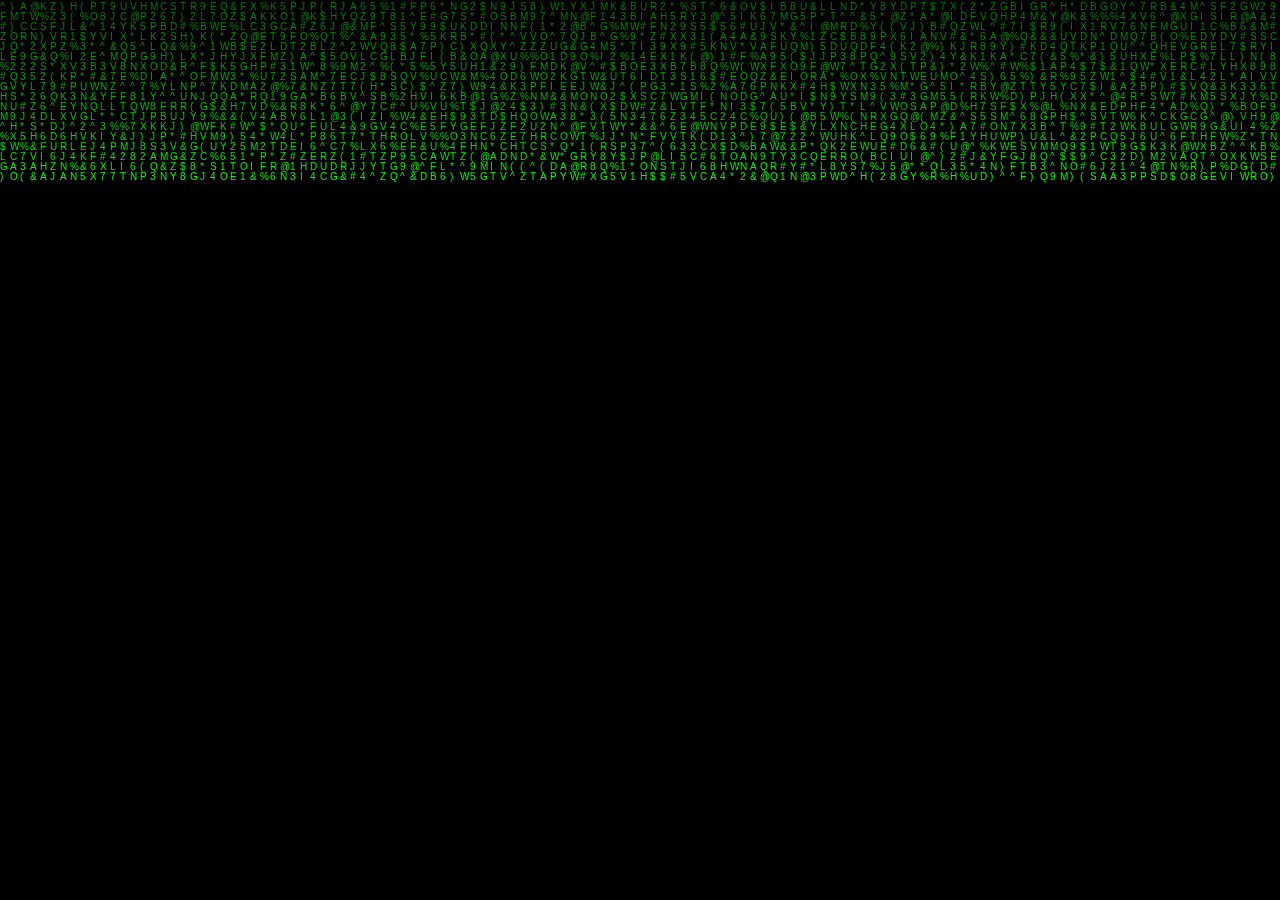
<file: Matrix/Matrix Background.html>
<!--Made By Boujjou Achraf-->
<html>
    <head>
        <style>
            
            /*basic reset */
            
            *{
                margin: 0;
                padding: 0;
            }
            
            body {background: black;}
            canvas {display:block;}
        
        </style>
    </head>
    <body>
    
        <canvas id="c"></canvas>
        
        <script>
        // geting canvas by id c
        var c = document.getElementById("c");
        var ctx = c.getContext("2d");

        //making the canvas full screen
        c.height = window.innerHeight;
        c.width = window.innerWidth;

        //chinese characters - taken from the unicode charset
        var matrix = "ABCDEFGHIJKLMNOPQRSTUVWXYZ123456789@#$%^&*()*&^%";
        //converting the string into an array of single characters
        matrix = matrix.split("");

        var font_size = 10;
        var columns = c.width/font_size; //number of columns for the rain
        //an array of drops - one per column
        var drops = [];
        //x below is the x coordinate
        //1 = y co-ordinate of the drop(same for every drop initially)
        for(var x = 0; x < columns; x++)
            drops[x] = 1; 

        //drawing the characters
        function draw()
        {
            //Black BG for the canvas
            //translucent BG to show trail
            ctx.fillStyle = "rgba(0, 0, 0, 0.04)";
            ctx.fillRect(0, 0, c.width, c.height);

            ctx.fillStyle = "#0F0"; //green text
            ctx.font = font_size + "px arial";
            //looping over drops
            for(var i = 0; i < drops.length; i++)
            {
                //a random chinese character to print
                var text = matrix[Math.floor(Math.random()*matrix.length)];
                //x = i*font_size, y = value of drops[i]*font_size
                ctx.fillText(text, i*font_size, drops[i]*font_size);

                //sending the drop back to the top randomly after it has crossed the screen
                //adding a randomness to the reset to make the drops scattered on the Y axis
                if(drops[i]*font_size > c.height && Math.random() > 0.975)
                    drops[i] = 0;

                //incrementing Y coordinate
                drops[i]++;
            }
        }

        setInterval(draw, 35);

        
        </script>
    </body>
</html>
</file>
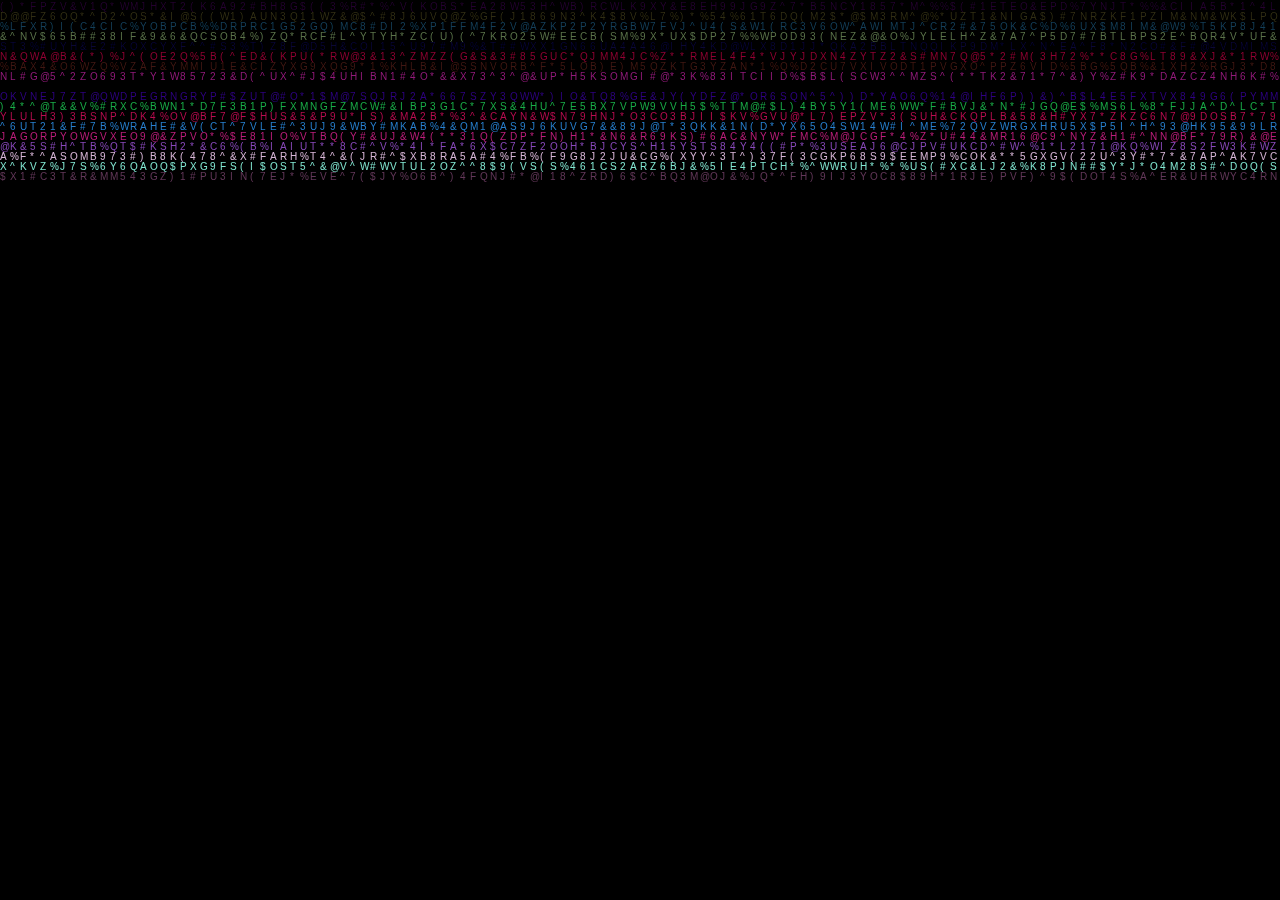
<file: Matrix/Matrix.html>
<html>
    <head>
        <style>
            *
            {
                margin:0;
                padding: 0;
            }

            body
            {
                background: black;
            }

            canvas
            {
                display: block;
            }
        </style>
    </head>

    <body>
        <canvas id="c"></canvas>

        <script>
            var c = document.getElementById("c");
            var ctx = c.getContext("2d");

            c.height = window.innerHeight;
            c.width = window.innerWidth;

            var matrix = "ABCDEFGHIJKLMNOPQRSTUVWXYZ123456789@#$%^&*()*&^%";

            var font_size = 10;
            var columns = c.width / font_size;

            var drops = [];

            for(var x = 0; x < columns; x++)
            {
                drops[x] = 1;
            }

            function draw() {
                ctx.fillStyle = "rgba(0, 0, 0, 0.04)";
                ctx.fillRect(0,0,c.width, c.height);

                ctx.fillStyle = "#"+Math.floor(Math.random()*16777215).toString(16);
                ctx.font = font_size + "px arial";

                for(var i =0; i < drops.length; i++)
                {
                    var text = matrix[Math.floor(Math.random()*matrix.length)];

                    ctx.fillText(text, i*font_size, drops[i]*font_size);

                    if(drops[i]*font_size > c.height && Math.random()>0.975)
                    {
                        drops[i] = 0;
                    }

                    drops[i]++;
                }
            }


            setInterval(draw, 35)


        </script>
    </body>
</html>
</file>
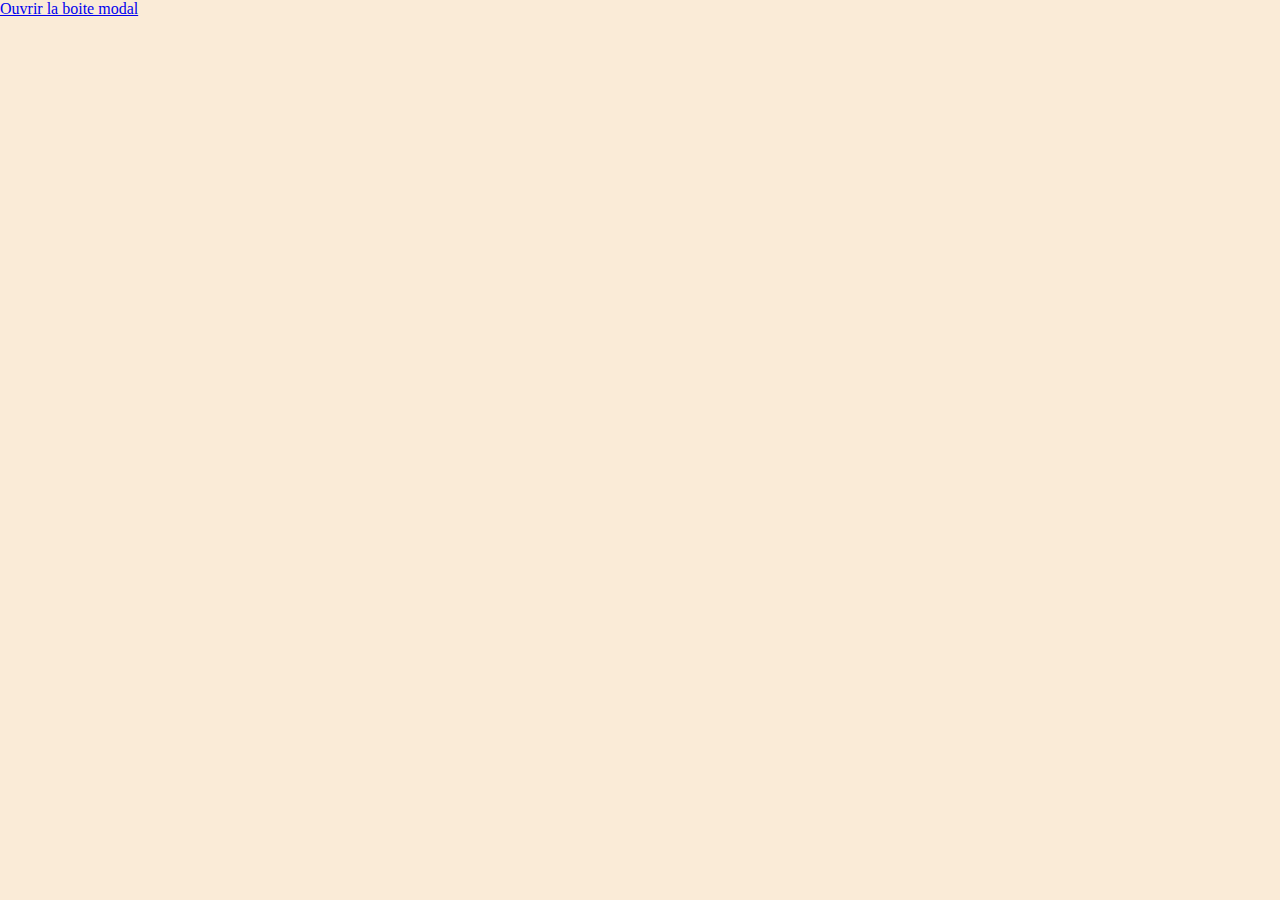
<file: modalCss2019/modal.html>
<!DOCTYPE html>
<html>
    <head>
        <title>Test Modal</title>
        <link rel="stylesheet" href="style.css">
        <meta charset="utf-8">
    </head>
    <body style="background-color: antiquewhite;">
        <a href="#modal1" class="js-modal">Ouvrir la boite modal</a>
        <aside id="modal1" class="modal" aria-hidden="true" role="dialog" style="display: none;">
            <div class="modal-wrapper js-modal-stop">
                <button class="js-modal-close">Fermer la boite modal</button>
                <h1 id="titlemodal">With gust Titre spécial</h1>
                <p>No, just a regular mistake. Why not indeed! You lived before you met me?! You're going back for the Countess, aren't you? For example, if you killed your grandfather, you'd cease to exist!</p>
                <p>OK, this has gotta stop. I'm going to remind Fry of his humanity the way only a woman can. I just want to talk. It has nothing to do with mating. <strong> Fry, that doesn't make sense.</strong> <em> Wow, you got that off the Internet?</em> In my day, the Internet was only used to download pornography.</p>
                <h2>Yes, I saw. You were doing well, until everyone died.</h2>
                <p>You, a bobsleder!? That I'd like to see! No, I'm Santa Claus! Is the Space Pope reptilian!? Goodbye, friends. I never thought I'd die like this. But I always really hoped. Dear God, they'll be killed on our doorstep! And there's no trash pickup until January 3rd.</p>
                <ol>
                <li>Hey, what kinda party is this? There's no booze and only one hooker.</li><li>Yeah. Give a little credit to our public schools.</li><li>You're going to do his laundry?</li>
                </ol>
                
                <input type="text" name="" id="">
                <h3>Oh, I always feared he might run off like this. Why, why, why didn't I break his legs?</h3>
                <p>I love this planet! I've got wealth, fame, and access to the depths of sleaze that those things bring. Shut up and take my money! You've killed me! Oh, you've killed me! You are the last hope of the universe.</p>
                <ul>
                <li>I just want to talk. It has nothing to do with mating. Fry, that doesn't make sense.</li><li>Oh, you're a dollar naughtier than most.</li><li>I don't 'need' to drink. I can quit anytime I want!</li>
                </ul>
                <a href="#">ajhsakshakjshakjhskhsajhjskahsakjsh</a>
                <p>You know, I was God once. Hey, tell me something. You've got all this money. How come you always dress like you're doing your laundry? Too much work. Let's burn it and say we dumped it in the sewer. For example, if you killed your grandfather, you'd cease to exist!</p>
                <p>It's a T. It goes "tuh". Oh yeah, good luck with that. Leela's gonna kill me. You can see how I lived before I met you.</p>
                <p>Guards! Bring me the forms I need to fill out to have her taken away! Too much work. Let's burn it and say we dumped it in the sewer. Oh sure! Blame the wizards! Bender! Ship! Stop bickering or I'm going to come back there and change your opinions manually!</p>
                <p>I haven't felt much of anything since my guinea pig died. Wow! A superpowers drug you can just rub onto your skin? You'd think it would be something you'd have to freebase. I'll tell them you went down prying the wedding ring off his cold, dead finger.</p>
                <p>When I was first asked to make a film about my nephew, Hubert Farnsworth, I thought "Why should I?" Then later, Leela made the film. But if I did make it, you can bet there would have been more topless women on motorcycles. Roll film! Come, Comrade Bender! We must take to the streets!</p>
                <p>There, now he's trapped in a book I wrote: a crummy world of plot holes and spelling errors! Hey, guess what you're accessories to. Oh, how awful. Did he at least die painlessly? …To shreds, you say. Well, how is his wife holding up? …To shreds, you say.</p>
                <p>No, she'll probably make me do it. Too much work. Let's burn it and say we dumped it in the sewer. I barely knew Philip, but as a clergyman I have no problem telling his most intimate friends all about him.</p>
                <p>Kif might! Oh right. I forgot about the battle. Hey, whatcha watching? Fry, we have a crate to deliver.</p>
                <p>Who am I making this out to? It doesn't look so shiny to me. Actually, that's still true. Throw her in the brig.</p>
                <p>You, minion. Lift my arm. AFTER HIM! Noooooo! Maybe I love you so much I love you no matter who you are pretending to be. Soothe us with sweet lies. You guys go on without me! I'm going to go… look for more stuff to steal!</p>
                <p>Then throw her in the laundry room, which will hereafter be referred to as "the brig". Yes, if you make it look like an electrical fire. When you do things right, people won't be sure you've done anything at all.</p>
            </div>
        </aside>
        <script src="app.js"></script>
    </body>
</html>
</file>
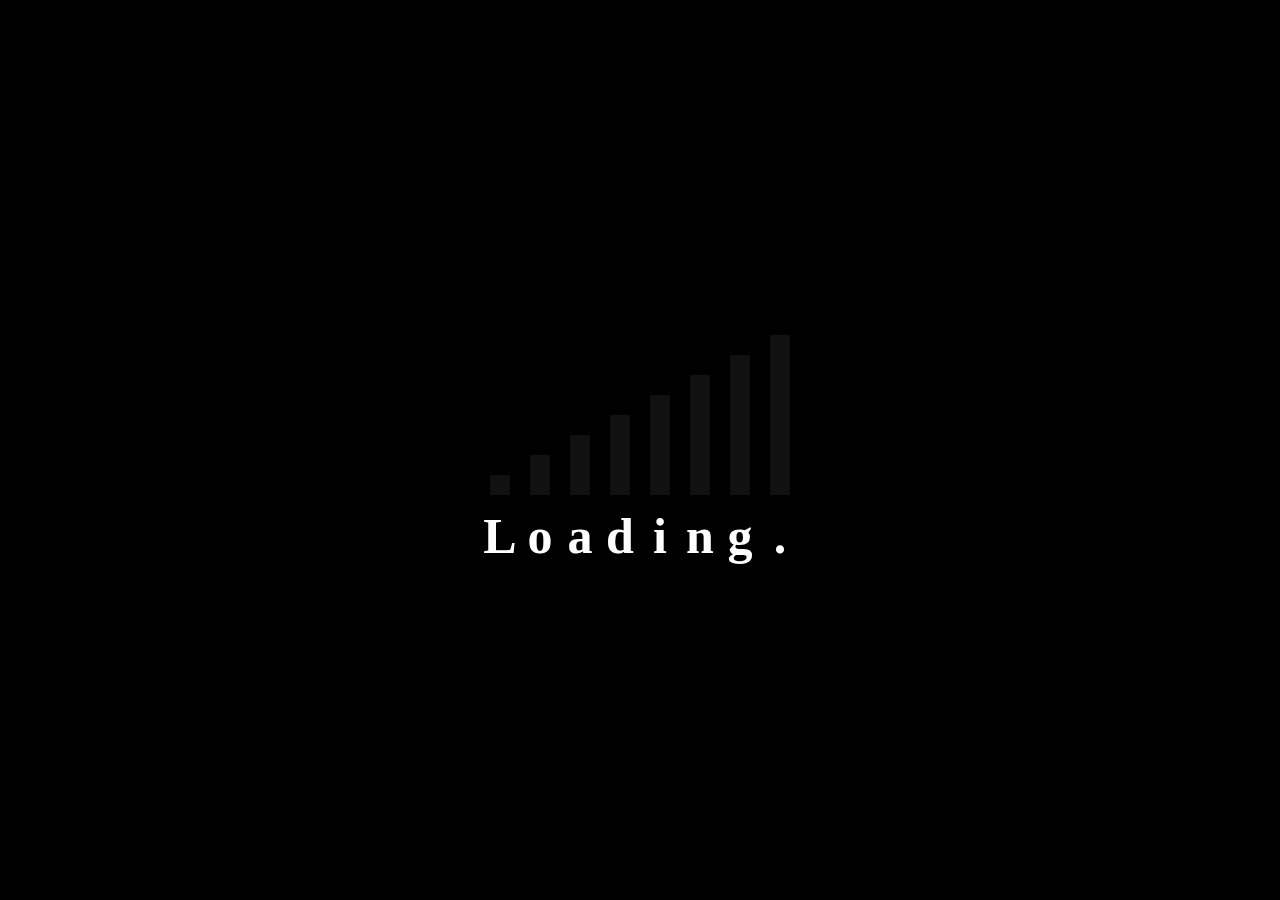
<file: NeoLoader/NeoLoader.html>
<!doctype html>
<html>
    <head>
        <meta charset="utf-8">
        <title>Neo Loader</title>
        <link rel="stylesheet" type="text/css" href="style.css">
    </head>
    <body>
        <div class="loader">
            <span style="--i:1;"><i>L</i></span>
            <span style="--i:2;"><i>o</i></span>
            <span style="--i:3;"><i>a</i></span>
            <span style="--i:4;"><i>d</i></span>
            <span style="--i:5;"><i>i</i></span>
            <span style="--i:6;"><i>n</i></span>
            <span style="--i:7;"><i>g</i></span>
            <span style="--i:8;"><i>.</i></span>
        </div>
    </body>
</html>
</file>
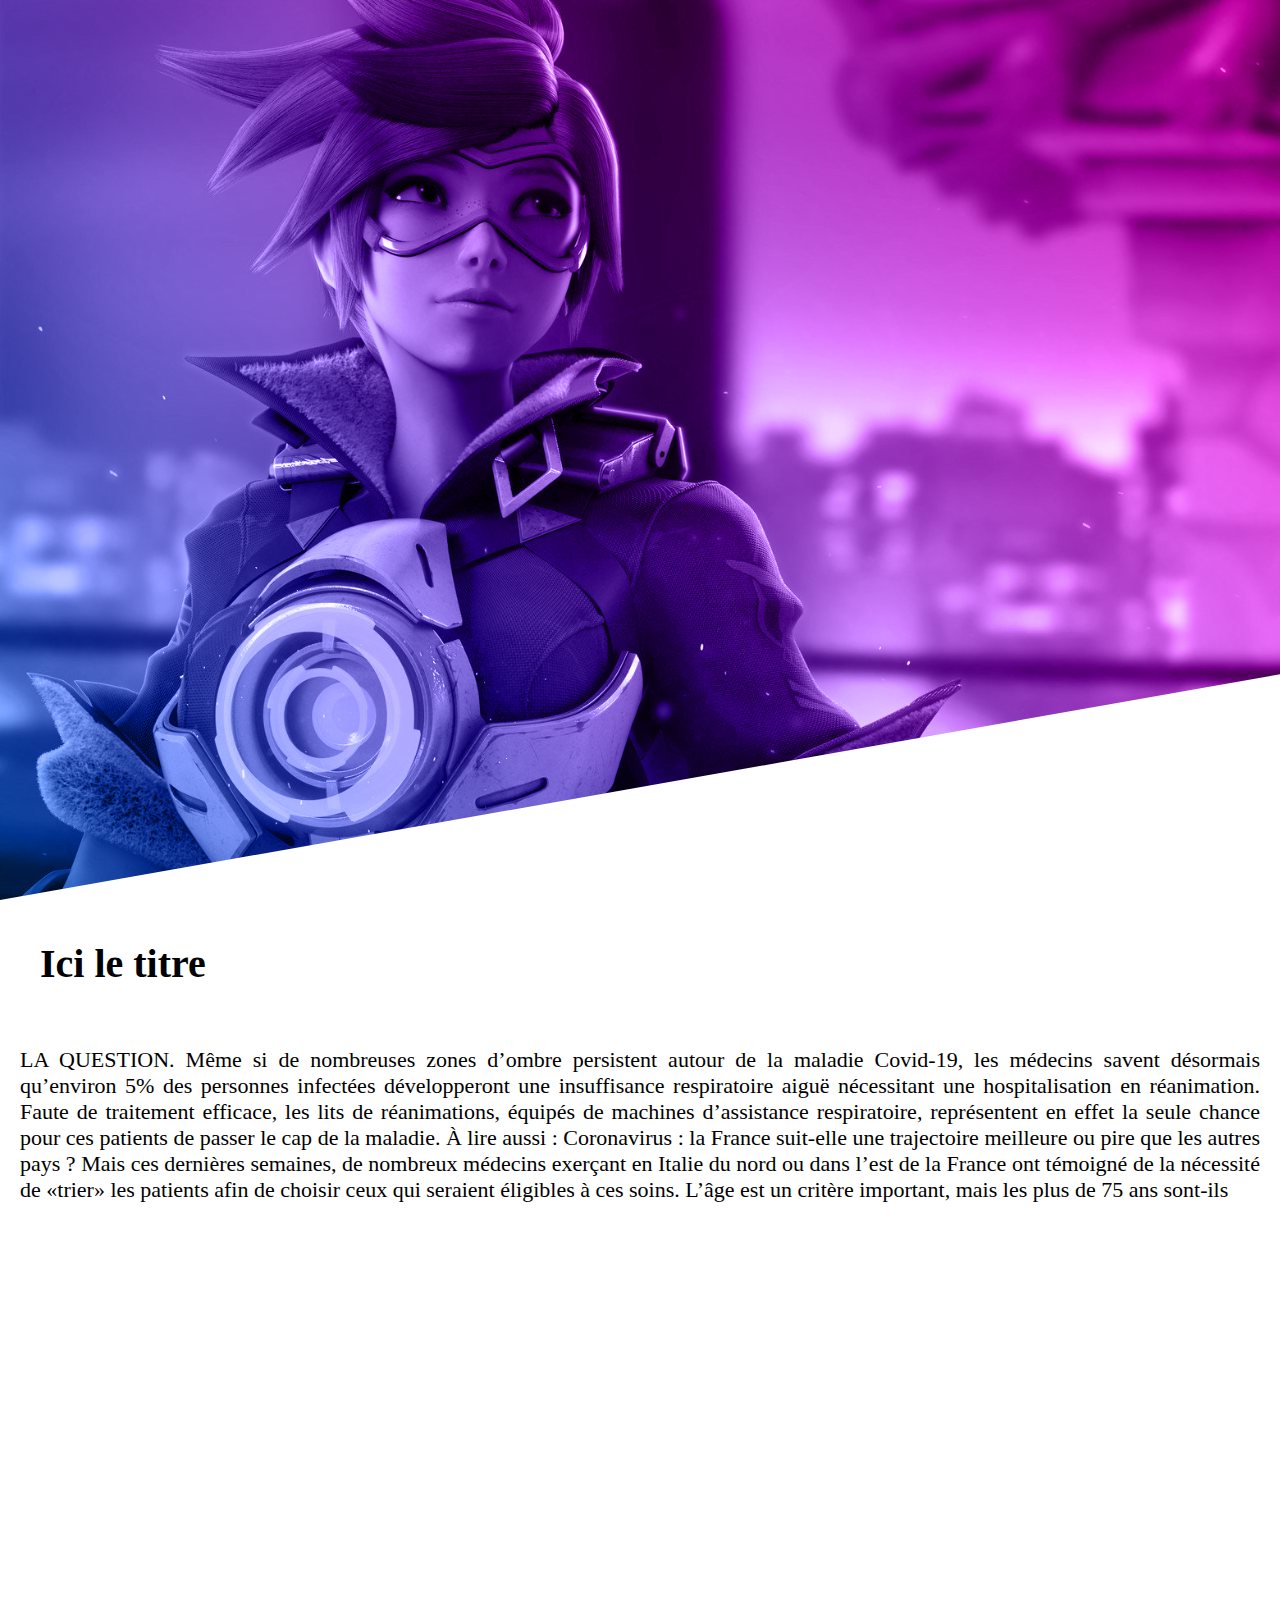
<file: ScrollMagic/scroll.html>
<!doctype html>
<html>
    <head>
        <meta charset="utf-8">
        <title>ScrollMagic</title>
        <link rel="stylesheet" type="text/css" href="style.css">
    </head>
    <body>
        <section>
            <span class="skewed"></span>
        </section>
        <script>
            var skewed = document.querySelector('.skewed');
            window.addEventListener('scroll', function () {
                var value = -10 + window.scrollY/60;
                skewed.style.transform = "skewY("+ value +"deg)"
            })
        </script>


        <div class="content">
            <div class="title">
                Ici le titre
            </div>
            <div class="text">
                LA QUESTION. Même si de nombreuses zones d’ombre persistent autour de la maladie Covid-19, les médecins savent désormais qu’environ 5% des personnes infectées développeront une insuffisance respiratoire aiguë nécessitant une hospitalisation en réanimation. Faute de traitement efficace, les lits de réanimations, équipés de machines d’assistance respiratoire, représentent en effet la seule chance pour ces patients de passer le cap de la maladie.

                À lire aussi : Coronavirus : la France suit-elle une trajectoire meilleure ou pire que les autres pays ?
                Mais ces dernières semaines, de nombreux médecins exerçant en Italie du nord ou dans l’est de la France ont témoigné de la nécessité de «trier» les patients afin de choisir ceux qui seraient éligibles à ces soins. L’âge est un critère important, mais les plus de 75 ans sont-ils
            </div>
        </div>
    </body>
</html>
</file>
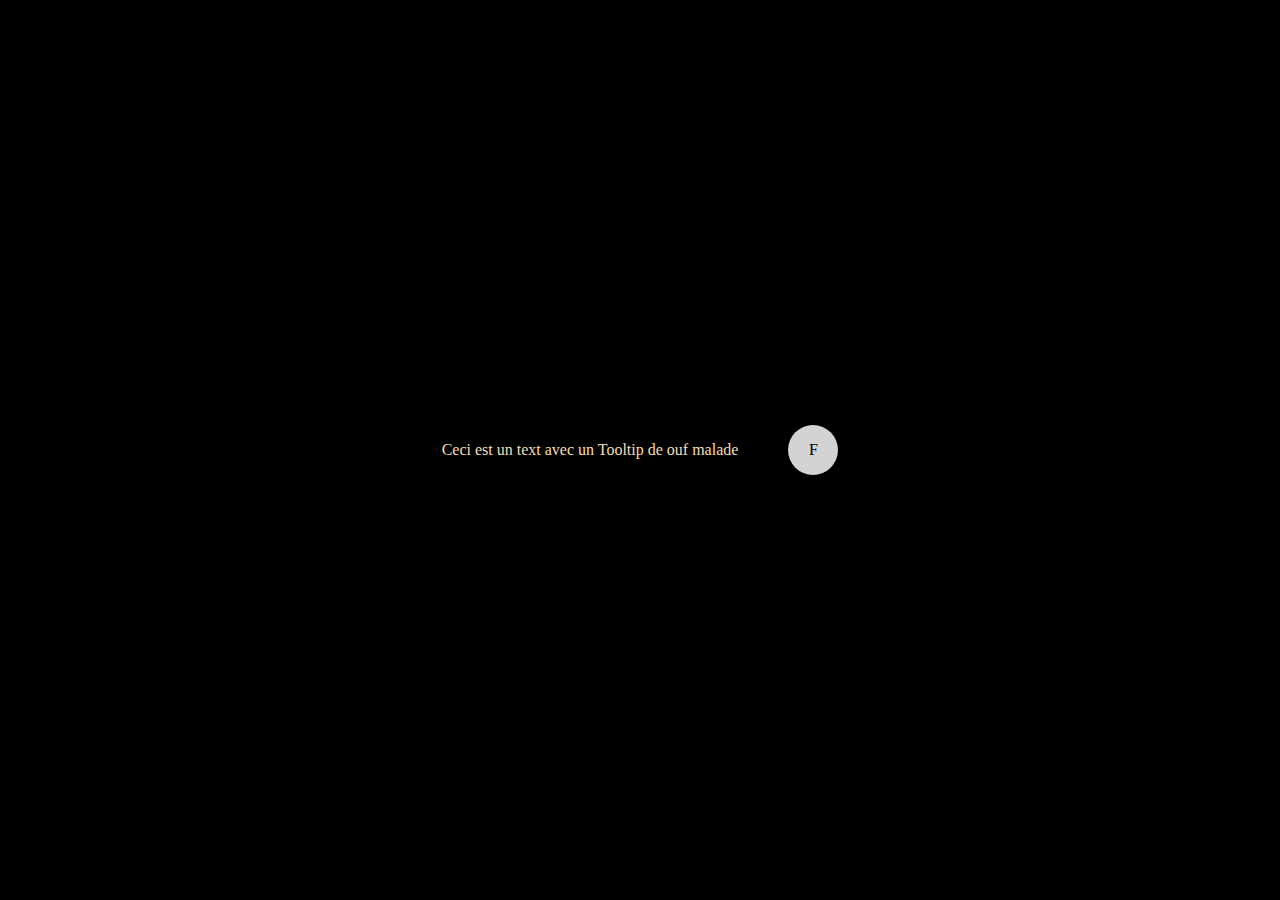
<file: Tooltips/tooltip.html>
<!DOCTYPE html>
<html>
    <head>
        <meta charset="utf-8">
        <title>Tooltips</title>
        <link rel="stylesheet" href="style.css">
    </head>

    <body>
        <div class="content">
            <div class="container" data-tool-tip="Coucou je suis le Tooltips">
                Ceci est un text avec un Tooltip de ouf malade
            </div>


        <div tabindex="1" class="profil">
            F
        </div>
        </div>
    </body>
</html>
</file>
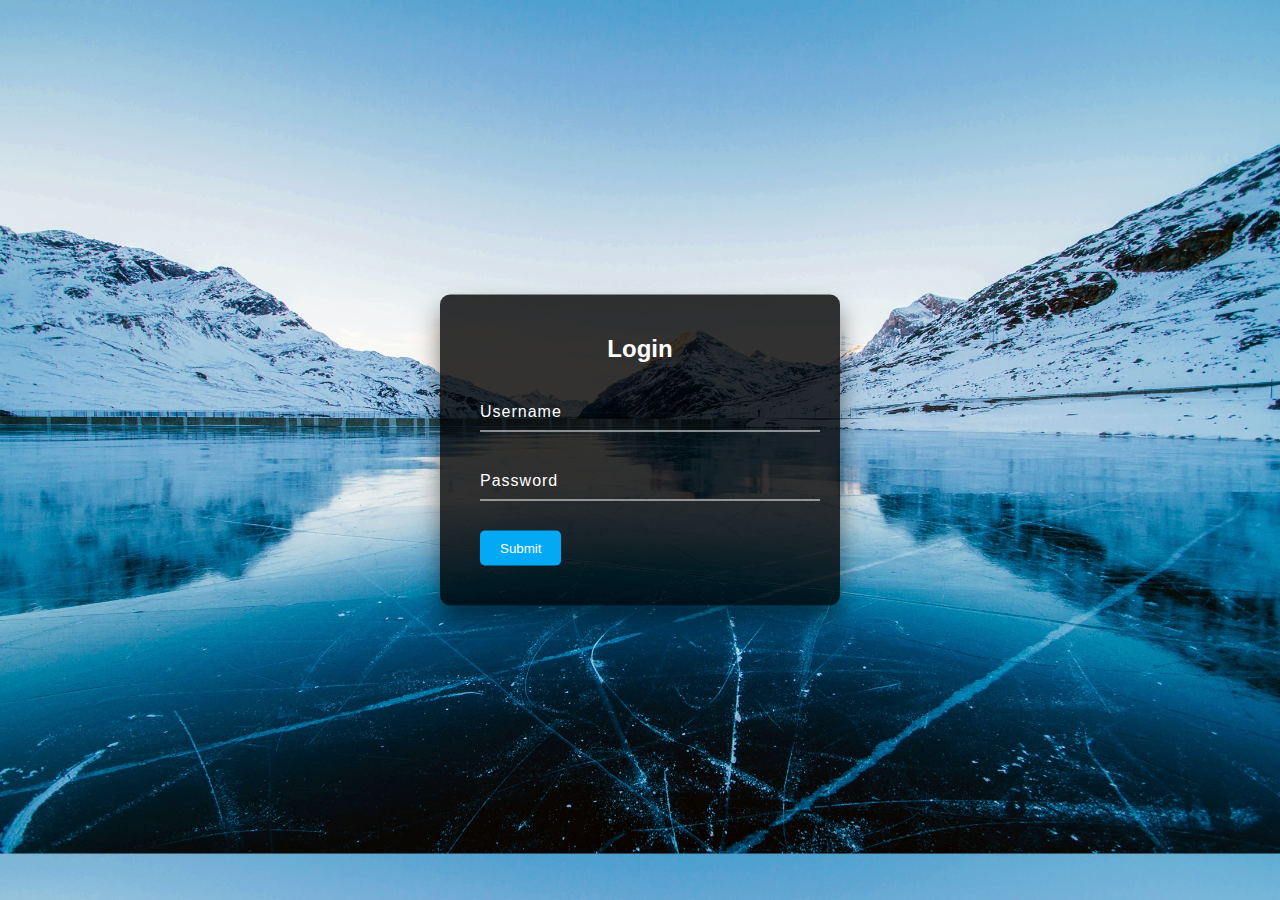
<file: Transparent form/form.html>
<!doctype html>
<html>
    <head>
        <meta charset="utf-8">
        <title>Transparent Form</title>
        <link rel="stylesheet" type="text/css" href="style.css">
    </head>
    <body>
        <div class="box">
            <h2>Login</h2>
            <form>
                <div class="inputBox">
                    <input type="text" name="" required="">
                    <label>Username</label>
                </div>
                <div class="inputBox">
                    <input type="password" name="" required="">
                    <label>Password</label>
                </div>
                <input type="submit" name="" value="Submit">
            </form>
        </div>
    </body>
</html>
</file>
<file: Personal Portfolio/style.css>
@import url('https://fonts.googleapis.com/css2?family=Poppins:wght@100;300;400;500;600;700&display=swap');

body
{
    margin: 0;
    font-family: 'Poppins', sans-serif;
}

*
{
    box-sizing: border-box;
    margin: 0;
}

header
{
    position: absolute;
    left: 0;
    right: 0;
    border-bottom: 1px solid #423940;
    padding: 0 15px;
    z-index: 10;
}

.container
{
    max-width: 1140px;
    margin: auto;
}

.row
{
    display: flex;
    flex-wrap: wrap;
}

.section-title
{
    flex: 0 0 100%;
    max-width: 100%;
    margin-bottom: 40px;
}

.section-title h1
{
    display: inline-block;
    font-size: 35px;
    text-transform: uppercase;
    font-weight: 700;
    color: #000000;
    margin: 0 0 10px;
    position: relative;
}

.section-title h1::before
{
    content: '';
    position: absolute;
    bottom: 0;
    left: 0;
    right: 30%;
    height: 2px;
    background-color: #febd01;
}

.text-center
{
    text-align: center !important;
}

.text-left
{
    text-align: left !important;
}

.text-right
{
    text-align: right !important;
}

/* Header section */
header .row
{
    justify-content: space-between;
}

header .brand-name
{
    align-self: center;
}

header .brand-name a
{
    text-decoration: none;
    font-size: 22px;
    font-weight: 600;
    color: white;
    text-transform: uppercase;
    position: relative;
}

header .brand-name a::before
{
    content: '';
    height: 3px;
    background-color: white;
    width: 0;
    position: absolute;
    left: 0;
    bottom: 0;
    transition: all .5s ease;
}

header .brand-name a:hover::before
{
    width: 100%;
}


header .navbar ul
{
    list-style: none;
    padding: 0;
    margin: 0;
}

header .navbar ul li
{
    display: inline-block;
    margin-left: 35px;
}

header .navbar ul li a
{
    font-size: 15px;
    text-decoration: none;
    line-height: 72px;
    color: #ffffff;
    display: block;
    font-weight: 600;
    position: relative;
}

header .navbar ul li a::before
{
    content: '';
    height: 3px;
    background-color: white;
    width: 0;
    position: absolute;
    right: 0;
    bottom: -1px;
    transition: all .5s ease;
}

header .navbar ul li a:hover::before
{
    width: 100%;
    left: 0;
}

header .navbar ul li a.active::before
{
    width: 100%;
    left: 0;
}

/* Home section */
.home
{
    min-height: 100vh;
    background-image: url("images/bg.jpg");
    background-size: cover;
    background-position: center;
    padding: 15px;
}

.home .full-screen
{
    min-height: 100vh;
}

.home .home-content
{
    flex: 0 0 100%;
    max-width: 100%;
    display: flex;
    flex-wrap: wrap;
    align-items: center;
}

.home .home-content .block
{
    flex: 0 0 75%;
    max-width: 75%;
    padding-left: 35px;
    border-left: solid 5px #ffffff;
    margin-top: 50px;
}

.home .home-content .block h6
{
    color: white;
    font-size: 18px;
    font-weight: 500;
    padding: 0;
    margin: 0;
}

.home .home-content .block h1
{
    color: white;
    font-size: 70px;
    font-weight: 600;
    margin: 0;
    padding: 0;
}

.home .home-content .block h3
{
    color: white;
    font-size: 25px;
    font-weight: 500;
    padding: 0;
    margin: 0;
}

.home .home-content .block .cv-btn
{
    padding-top: 20px;
}

.home .home-content .block .cv-btn a
{
    border-radius: 4px;
    color: white;
    border: solid 1px #ffffff;
    padding: 12px 25px;
    text-decoration: none;
    display: inline-block;
    font-size: 14px;
    text-transform: uppercase;
    font-weight: 600;
    transition: all .5s ease;
    background-color: transparent;
}

.home .home-content .block .cv-btn a:hover
{
    background-color: white;
    color: #000000;
}

/* About me */
.about-me
{
    padding: 100px 15px;
    background-color: #ffffff;
}

.text-uppercase
{
    text-transform: uppercase!important;
}

.about-me .section-title p.small
{
    display: block;
    font-size: 14px;
    color: #838383;
    font-weight: 400;
    letter-spacing: 2px;
}

.about-me .about-content
{
}

.about-me .about-content .img
{
    flex: 0 0 33.33%;
    max-width: 33.33%;
}

.about-me .about-content .img img
{
    width: 100%;
    display: block;
    webkit-transform: rotateY(180deg);
    transform: rotateY(180deg);
}

.about-me .about-content .text
{
    flex: 0 0 66.66%;
    max-width: 66.66%;
    padding-left: 30px;
}

.about-me .about-content .text h4
{
    font-size: 25px;
    font-weight: 600;
    margin: 0 0 5px;
    color: #000000;
}

.about-me .about-content .text h6
{
    font-size: 18px;
    font-weight: 500;
    margin: 0 0 15px;
    color: #000000;
}

.about-me .about-content .text h6 span
{
    color: #febd01;
}

.about-me .about-content .text p
{
    font-size: 15px;
    font-weight: 400;
    line-height: 24px;
    color: #838383;
    margin: 0 0 20px;
}

.about-me .about-content .text .info
{
    display: flex;
    flex-wrap: wrap;
    justify-content: space-between;
}

.about-me .about-content .text .info .list
{
    flex: 0 0 calc(50% - 15px);
    max-width: calc(50% - 15px);
    margin-top: 10px;
    display: flex;
    flex-wrap: wrap;
    border-bottom: solid 1px #dee2e6;
    padding-bottom: 10px;

}

.about-me .about-content .text .info .list label
{
    padding-right: 10px;
    color: #000000;
    font-weight: 600;
    font-size: 15px;
}

.about-me .about-content .text .info .list p
{
    margin: 0;

}

.about-me .about-content .text .social-links
{
    padding-top: 30px;
}

.about-me .about-content .text .social-links a
{
    height: 30px;
    width: 30px;
    background-color: black;
    border-radius: 3px;
    display: inline-block;
    border: solid 1px #000000;
    line-height: 28px;
    text-align: center;
    margin: 0 1px;
    transition: all .5s ease;
    webkit-transition: all .5s ease;
}

.about-me .about-content .text .social-links a:hover
{
    background-color: transparent;
}


.about-me .about-content .text .social-links a .fab
{
    color: white;
    font-size: 12px;
}

.about-me .about-content .text .social-links a:hover .fab
{
    color: black;
}

/*Our services*/

.services
{
    background-color: #f5f8fd;
    padding: 100px 0;
}

.services .section-title h1::before
{
    left: 30%;
}

.services .service-content
{
    flex: 0 0 100%;
    max-width: 100%;
    display: flex;
    flex-wrap: wrap;
    justify-content: space-between;
    background-color: red;
}

.services .service-content .box
{
    flex: 0 0 calc(33.33% - 15px);
    background-color: blue;
}
</file>
<file: Animated Play State/style.css>
*
{
    margin: 0;
    padding: 0;
}

body
{
    display: flex;
    justify-content: center;
    align-items: center;
    min-height: 100vh;
    background: #000000;
}

.loader
{
    position: relative;
}

.loader span
{
    position: relative;
    font-size: 2em;
    color: #ffffff;
    display: inline-block;
    text-transform: uppercase;
    animation: animate 2s ease-in-out infinite;
    animation-delay: calc(0.1s * var(--i));
    animation-play-state: paused;
}

.loader:hover span
{
    animation-play-state: running;

}

@keyframes animate {
    0%, 60%, 100%
    {
        transform: translateY(0);
    }
    20%
    {
        transform: translateY(-50px);
    }
    40%
    {
        transform: translateY(+50px);
    }

}
</file>
<file: BackToTop/style.css>
*
{
    margin: 0;
    padding: 0;
    box-sizing: border-box;
}
body
{
    background-color: #15212b;
}
.container
{
    position: relative;
    padding: 100px 150px;
}
.container h2
{
    font-size: 4em;
    font-weight: bold;
    color: #767f88;
    margin-bottom: 40px;
    line-height: 1.1em;
}
.container p
{
    font-size: 1.1em;
    color: #767f88;
    margin-bottom: 25px;
}

.scrollTop
{
    position: fixed;
    bottom: 800px;
    right: 40px;
    width: 60px;
    height: 60px;
    background: #fff url('up.png');
    border-radius: 50%;
    background-size: 40px;
    background-repeat: no-repeat;
    background-position: center;
    z-index: 200;
    cursor: pointer;
    visibility: hidden;
    opacity: 0;
    transition: 0.5s;
}

.scrollTop.active
{
    visibility: visible;
    opacity: 1;
    bottom: 40px;


}
</file>
<file: GreenFood/style.css>
@import url('https://fonts.googleapis.com/css?family=Poppins:300,400,500,600,700,800,900&display=swap');

*{
    margin: 0;
    padding: 0;
    font-family: 'Poppins', sans-serif;
}

.container
{
    position: relative;
    padding: 0 100px;
    min-height: 100vh;
}

.container::before
{
    content: '';
    position: absolute;
    top: 0;
    right: 0;
    width: 350px;
    height: 100%;
    background: #333333;
    z-index: -2;
}

.container::after
{
    content: 'Healthy';
    position: absolute;
    bottom: 0;
    left: 0;
    font-size: 18vw;
    z-index: -2;
    font-weight: 700;
    color: #000;
    opacity: 0.04;
}

header
{
    display: flex;
    justify-content: space-between;
    align-items: center;
    padding: 30px 0;

}

header .logo
{
    font-weight: 700;
    text-transform: uppercase;
    color: #333;
    text-decoration: none;
    font-size: 30px;
}

header .logo span
{
    color: #78ff00;
}

header ul
{
    position: relative;
    display: flex;
}

header ul li
{
    list-style: none;
    margin: 0 20px;
}

header ul li a
{
    position: relative;
    text-decoration: none;
    font-size: 18px;
    padding: 4px 10px;
    color: #333;
}

header ul li a::before
{
    content: '';
    position: absolute;
    top: 0;
    left: 0;
    width: 0;
    height: 100%;
    background: #78ff00;
    z-index: -1;
    transition: 0.5s ease-in-out;
}

header ul li a:hover::before,
header ul li a.active::before
{
    width: 40px;
}

header ul li:nth-child(3) a,
header ul li:nth-child(4) a
{
    color: #fff;
}

.content
{
    display: flex;
    justify-content: space-between;
    align-items: center;
    margin-top: 50px;

}

.content .bannerText
{
    position: relative;
    max-width: 500px;
    margin-right: 50px;
}

.content .bannerText div
{
    display: none;
}

.content .bannerText div.active
{
    display: initial;
}

.content .bannerText h2
{
    font-size: 54px;
    text-transform: uppercase;
    font-weight: 800;
    line-height: 1.2em;
    color: #333333;
}

.content .bannerText p
{
    font-size: 18px;
    color: #333333;
    line-height: 1.8em;
    margin: 20px 0;
}

.content .bannerText a
{
    position: relative;
    display: inline-block;
    text-transform: uppercase;
    font-weight: 700;
    color: #333333;
    letter-spacing: 1px;
    font-size: 18px;
    text-decoration: none;
    padding: 15px;

}

.content .bannerText a::before
{
    content: '';
    position: absolute;
    top: 0;
    left: 0;
    width: 60px;
    background: #78ff00;
    height: 100%;
    z-index: -1;
    transition: 0.5s ease-in-out;
}

.content .bannerText a:hover::before
{
    width: 100%;
}

.content .bannerImage
{
    position: relative;
    width: 440px;
    height: 440px;
    background: #000000;
}

.content .bannerImage img
{
    position: absolute;
    top: 0;
    left: 0;
    width: 100%;
    height: 100%;
    object-fit: cover;
    transition: 0.5s;
    opacity: 0;
}

.content .bannerImage img.active
{
    opacity: 1;
}

.icons
{
    display: flex;
    justify-content: space-between;
    align-items: center;
    padding: 50px 0;
}

.icons .sci,
.icons .controls
{
    position: relative;
    display: flex;
}

.icons .sci li
{
    list-style: none;
    margin-right: 30px;
}

.icons .sci li img
{
    display: inline-block;
    max-height: 24px;
    transition: 0.5s ease-in-out;
}

.icons .sci li:hover img
{
    transform: translateY(-10px);
}

.icons .controls li
{
    list-style: none;
    margin-left: 40px;
    cursor: pointer;
    filter: invert(1);
    transition: 0.5s ease-in-out;

}

.icons .controls li:hover
{
    opacity: 0.5;
}

.icons .controls li img
{
    max-height: 50px;
}

.menuIcon
{
    display: none;
}

@media (max-width: 992px)
{
    .container
    {
        padding: 20px 50px;
    }

    .container::before
    {
        display: none;
    }

    header
    {
        padding: 0;
    }

    .icons .controls li
    {
        filter: invert(0);
    }

    .content .bannerText h2
    {
        font-size: 30px;
    }

    .content
    {
        margin-top: 0;
        flex-direction: column-reverse;
    }

    .content .bannerImage
    {
        width: 100%;
        height: 40vh;
        margin: 20px 0;
    }

    .content .bannerText
    {
        max-width: 100%;
        padding-right: 0;
    }

    header ul
    {
        display: none;
        position: fixed;
        top: 0;
        left: 0;
        width: 100%;
        height: 100vh;
        background: #ffffff;
        z-index: 10000;
        padding: 100px 0;
    }

    header.active ul
    {
        display: initial;
    }

    header ul li
    {
        padding: 20px;
        text-align: center;
    }

    header ul li a
    {
        color: #333333 !important;
        font-size: 36px;
    }

    header ul li a:hover::before,
    header ul li a.active::before
    {
        width: 100%;
    }

    .menuIcon
    {
        margin: 4px;
        display: initial;
        position: fixed;
        right: 46px;
        cursor: pointer;
        padding: 8px;
        z-index: 1000000;
        width: 34px;
        height: 34px;
        filter: invert(0);
        background: #fff url(menu-of-three-lines.png);
        background-size: cover;
    }

    header.active .menuIcon
    {
        background: #fff url(multiplication.png);
        background-size: cover;

    }
}
@media (max-width: 767px)
{
    .container
    {
        padding: 20px 30px;
    }

    .menuIcon
    {
        right: 26px;
    }

    .icons .controls li img
    {
        max-width: 40;
    }
}
</file>
<file: modalCss2019/style.css>
*{
    box-sizing: border-box;
}

body, html{
    margin: 0;
    padding: 0;
}

.modal{
    display: flex;
    align-items: center;
    justify-content: center;
    position: fixed;
    top: 0;
    left: 0;
    width: 100%;
    height: 100%;
    background-color: rgba(0, 0, 0, 0.8);
    animation: fadeIn .3s both;
}

.modal-wrapper{
    overflow: auto;
    background-color: #FFF;
    width: 600px;
    max-width: calc(100vw - 20px);
    max-height: calc(100vh - 20px);
    padding: 20px;
    animation: slideFromTop .5s both;
}

.modal[aria-hidden="true"]{
    animation-name: fadeOut;
}

.modal[aria-hidden="true"] .modal-wrapper{
    animation-name: slideToBottom;
}

@keyframes fadeIn{
    from {opacity: 0;}
    to { opacity: 1;}
}

@keyframes fadeOut{
    from {opacity: 1;}
    to { opacity: 0;}
}

@keyframes slideFromTop{
    from {transform: translateY(-50px);}
    to { transform: translateY(0px);}
}

@keyframes slideToBottom{
    from {transform: translateY(0px);}
    to { transform: translateY(50px);}
}
</file>
<file: NeoLoader/style.css>
*
{
    margin: 0;
    padding: 0;
    font-family: consolas;
}

body
{
    display: flex;
    justify-content: center;
    align-items: center;
    min-height: 100vh;
    background: #000000;
}

.loader
{
    display: flex;
    align-items: flex-end;
    transform: translateY(-35px);

}

.loader span
{
    width: 20px;
    background: #111111;
    margin: 0 10px;
    height: calc(20px * var(--i));
    display: flex;
    justify-content: center;
    align-items: flex-end;
    animation: animate 2s linear infinite;
    animation-delay: calc(0.25s * var(--i));
}

@keyframes animate {
    0%
    {
        background: #fff;
        filter: blur(2px);
        box-shadow: 0 0 10px #00b3ff,
                    0 0 20px #00b3ff,
                    0 0 40px #00b3ff,
                    0 0 80px #00b3ff,
                    0 0 120px #00b3ff,
                    0 0 200px #00b3ff,
                    0 0 300px #00b3ff,
                    0 0 400px #00b3ff;

    }
    25%, 75%
    {
        background: #111;
        filter: blur(0px);
        box-shadow: none;
    }
    100%
    {
        background: #fff;
        filter: blur(2px);
        box-shadow: 0 0 10px #00b3ff,
        0 0 20px #00b3ff,
        0 0 40px #00b3ff,
        0 0 80px #00b3ff,
        0 0 120px #00b3ff,
        0 0 200px #00b3ff,
        0 0 300px #00b3ff,
        0 0 400px #00b3ff;

    }
}

.loader span i
{
    display: block;
    font-style: normal;
    color: #fff;
    font-size: 50px;
    font-weight: bold;
    transform: translateY(70px);
    /*animation: animate2 2s linear infinite;*/
    /*animation-delay: calc(0.25s * var(--i));*/
}

/*@keyframes animate2 {*/
/*    0%*/
/*    {*/
/*        color: #fff;*/
/*        filter: blur(2px);*/
/*        text-shadow: 0 0 10px #00b3ff,*/
/*        0 0 20px #00b3ff,*/
/*        0 0 40px #00b3ff,*/
/*        0 0 80px #00b3ff,*/
/*        0 0 120px #00b3ff,*/
/*        0 0 200px #00b3ff,*/
/*        0 0 300px #00b3ff,*/
/*        0 0 400px #00b3ff;*/

/*    }*/
/*    25%, 75%*/
/*    {*/
/*        color: #111;*/
/*        filter: blur(0px);*/
/*        text-shadow: none;*/
/*    }*/
/*    100%*/
/*    {*/
/*        color: #fff;*/
/*        filter: blur(2px);*/
/*        text-shadow: 0 0 10px #00b3ff,*/
/*        0 0 20px #00b3ff,*/
/*        0 0 40px #00b3ff,*/
/*        0 0 80px #00b3ff,*/
/*        0 0 120px #00b3ff,*/
/*        0 0 200px #00b3ff,*/
/*        0 0 300px #00b3ff,*/
/*        0 0 400px #00b3ff;*/

/*    }*/
/*}*/
</file>
<file: ScrollMagic/style.css>
*
{
    margin: 0;
    padding: 0;
}

body
{
    height: 200vh;
}

section
{
    position: absolute;
    width: 100%;
    height: 100vh;
    background: url(bg.jpg), linear-gradient(230deg, #f533d4, #2461bb);
    background-blend-mode: luminosity;
    background-size: cover;
}

section .skewed
{
    position: absolute;
    bottom: -100%;
    left: 0;
    width: 100%;
    height: 100%;
    background: #fff;
    transform: skewY(-10deg);
    transform-origin: top left;
}

.content
{
    position: absolute;
    top: 100%;
}

.content .title
{
    font-size: 40px;
    font-weight: 800;
    padding: 40px;
}

.content .text
{
    font-size: 22px;
    padding: 20px;
    text-align: justify;
}
</file>
<file: Tooltips/style.css>
*
{

    margin: 0;
    padding: 0;
}
body
{
    min-height: 100vh;
    background-color: black;
}

.content
{
    color: wheat;
    min-height: 100vh;
    display: flex;
    justify-content: center;
    align-items: center;
}

/* Doit etre relatif pour permettre le position absolute du tooltip*/
.container[data-tool-tip]
{
    position: relative;
}

.container[data-tool-tip]::after
{
    content: attr(data-tool-tip);
    display: block;
    position: absolute;
    background-color: teal;
    color: thistle;
    padding: 1em 3em;
    border-radius: 5px;
    font-size: .8em;
    top: 0;
    left: 0;
    white-space: nowrap;
    transform: scale(0);
    transition: transform ease-out 50ms,
                top ease-out 50ms;
}

.container[data-tool-tip]:hover::after
{
    transform: scale(1);
    top: 150%;
}


.profil
{
    border-radius: 50%;
    height: 50px;
    width: 50px;
    display: flex;
    justify-content: center;
    align-items: center;
    background-color: lightgrey;
    color: black;
    margin-left: 50px;
    position: relative;
}

.profil:focus::after
{
    content: '';
    height: 300px;
    width: 250px;
    background-color: darkgray;
    position: absolute;
    top: 100%;
    left: 0;
}
</file>
<file: Transparent form/style.css>
body
{
    margin: 0;
    padding: 0;
    font-family: sans-serif;
    background: url("bg.jpg");
    background-size: cover;
}

.box
{
    position: absolute;
    top: 50%;
    left: 50%;
    transform: translate(-50%, -50%);
    width: 400px;
    padding: 40px;
    background: rgba(0,0,0,.8);
    box-sizing: border-box;
    box-shadow: 0 15px 25px rgba(0,0,0,.5);
    border-radius: 10px;
}

.box h2
{
    margin: 0 0 30px;
    padding: 0;
    color: #fff;
    text-align: center;
}

.box .inputBox
{
    position: relative;
}

.box .inputBox input
{
    width: 100%;
    padding: 10px;
    font-size: 16px;
    color: #fff;
    letter-spacing: 1px;
    margin-bottom: 30px;
    border: none;
    border-bottom: solid 1px #fff;
    outline: none;
    background: transparent;
}

.box .inputBox label
{
    position: absolute;
    top: 0;
    left: 0;
    padding: 10px 0;
    font-size: 16px;
    color: #fff;
    letter-spacing: 1px;
    pointer-events: none;
    transition: .5s;
}

.box .inputBox input:focus ~ label,
.box .inputBox input:valid ~ label
{
    top: -18px;
    left: 0;
    color: #03a9f4;
    font-size: 12px;

}

.box input[type="submit"]
{
    /*background: transparent;*/
    border: none;
    outline: none;
    color: #fff;
    background: #03a9f4;
    padding: 10px 20px;
    cursor: pointer;
    border-radius: 5px;
}
</file>
